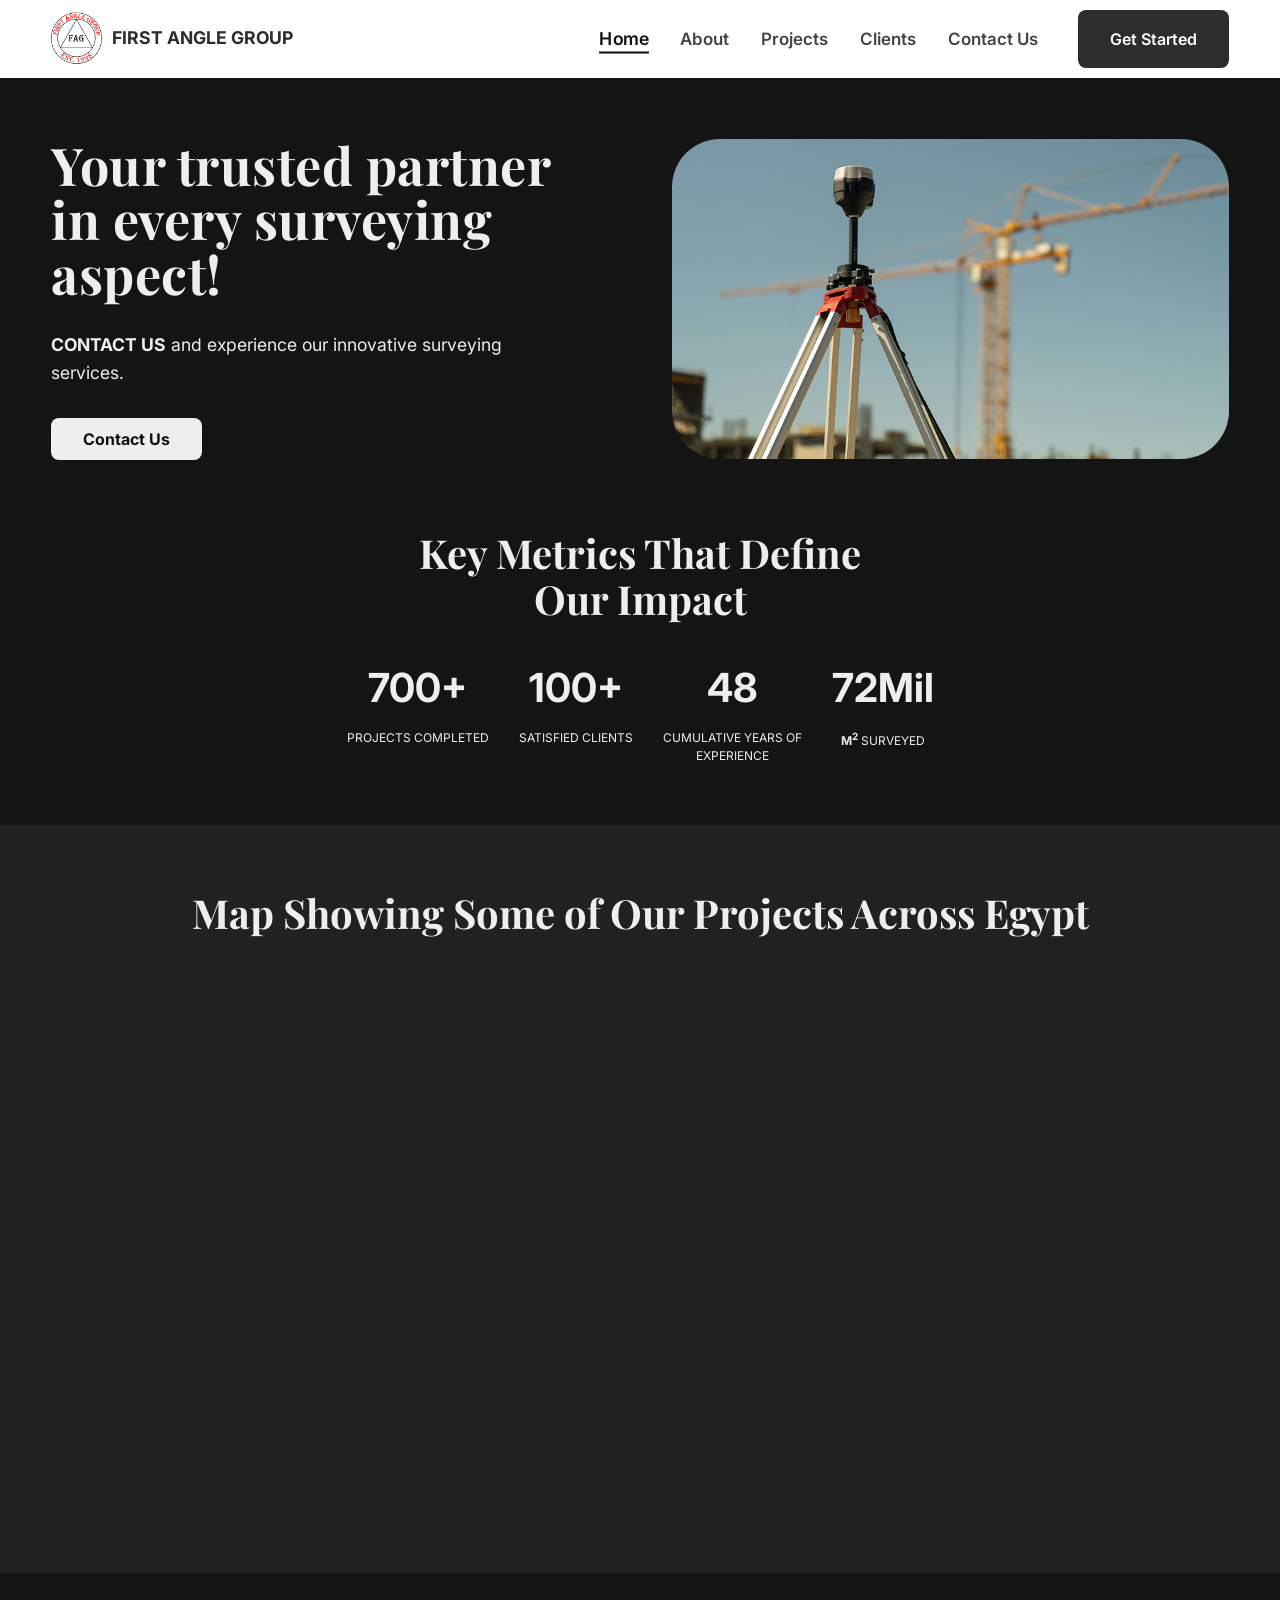
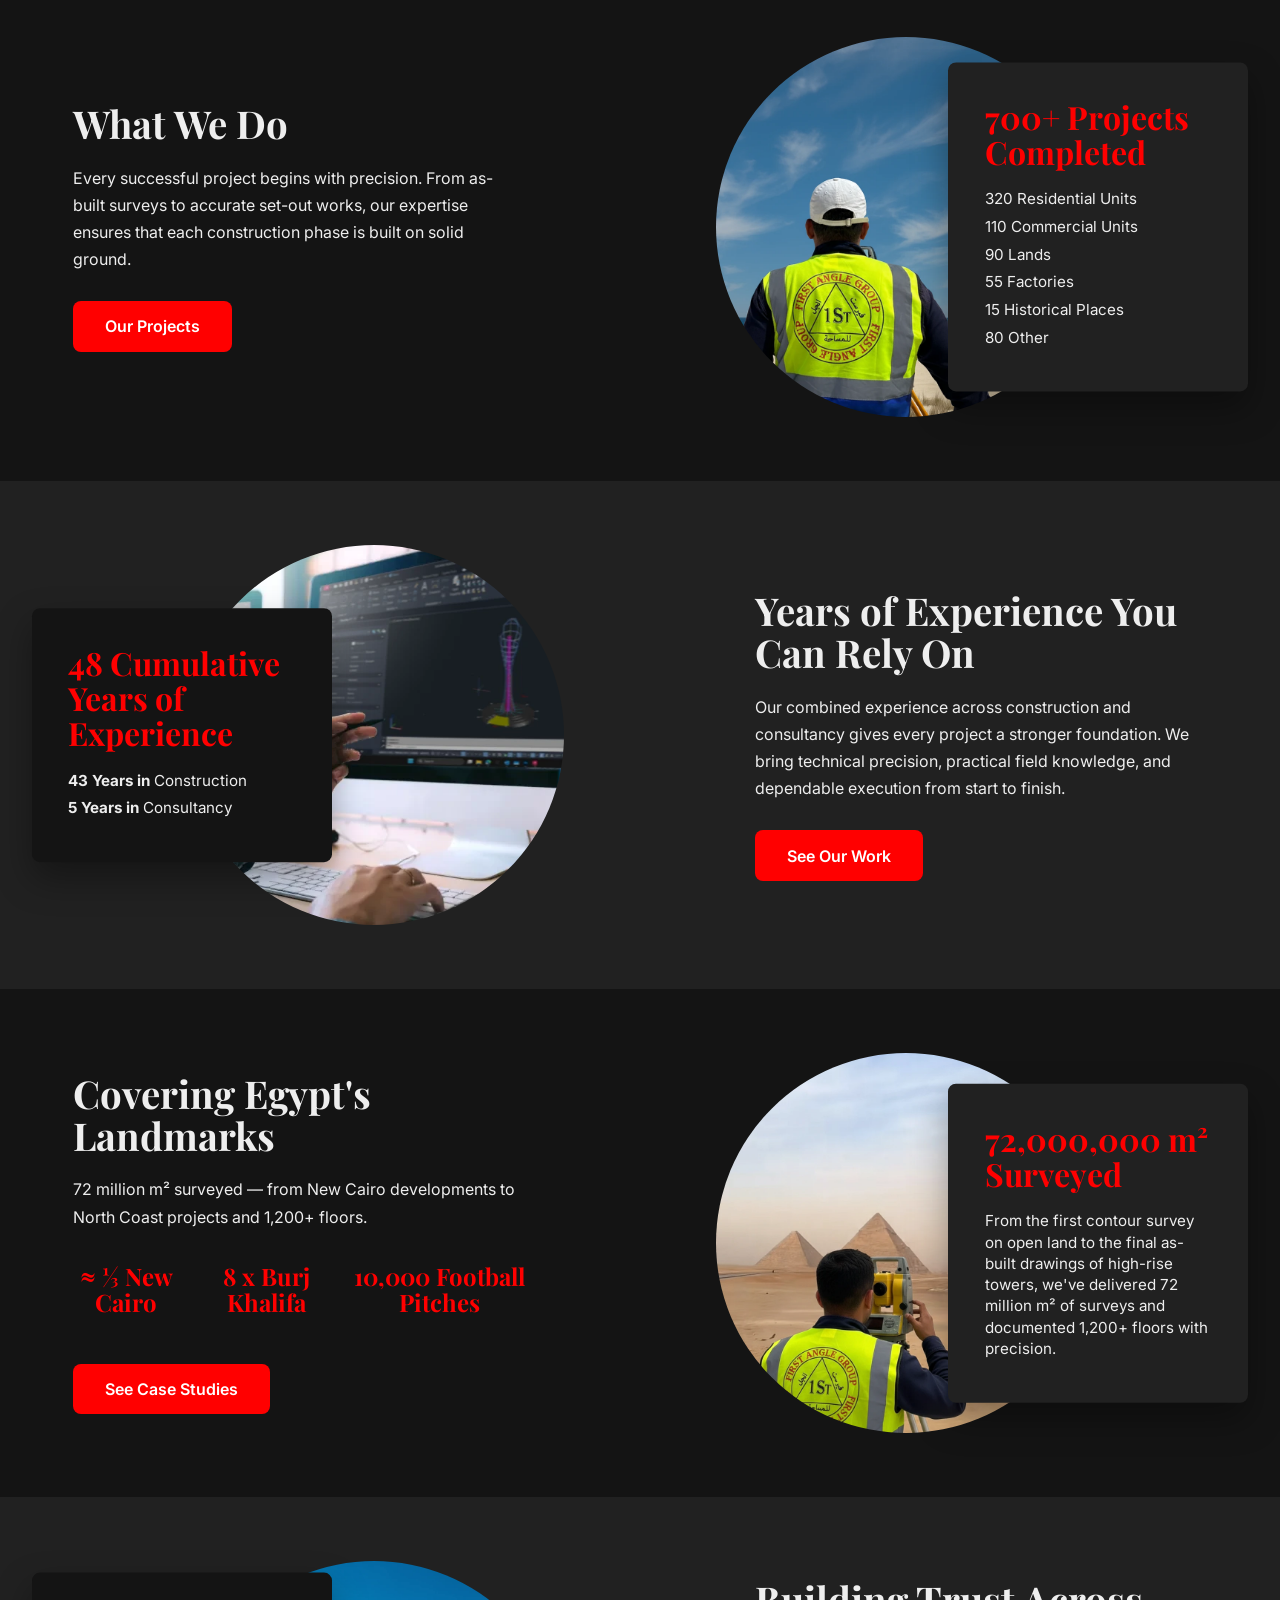
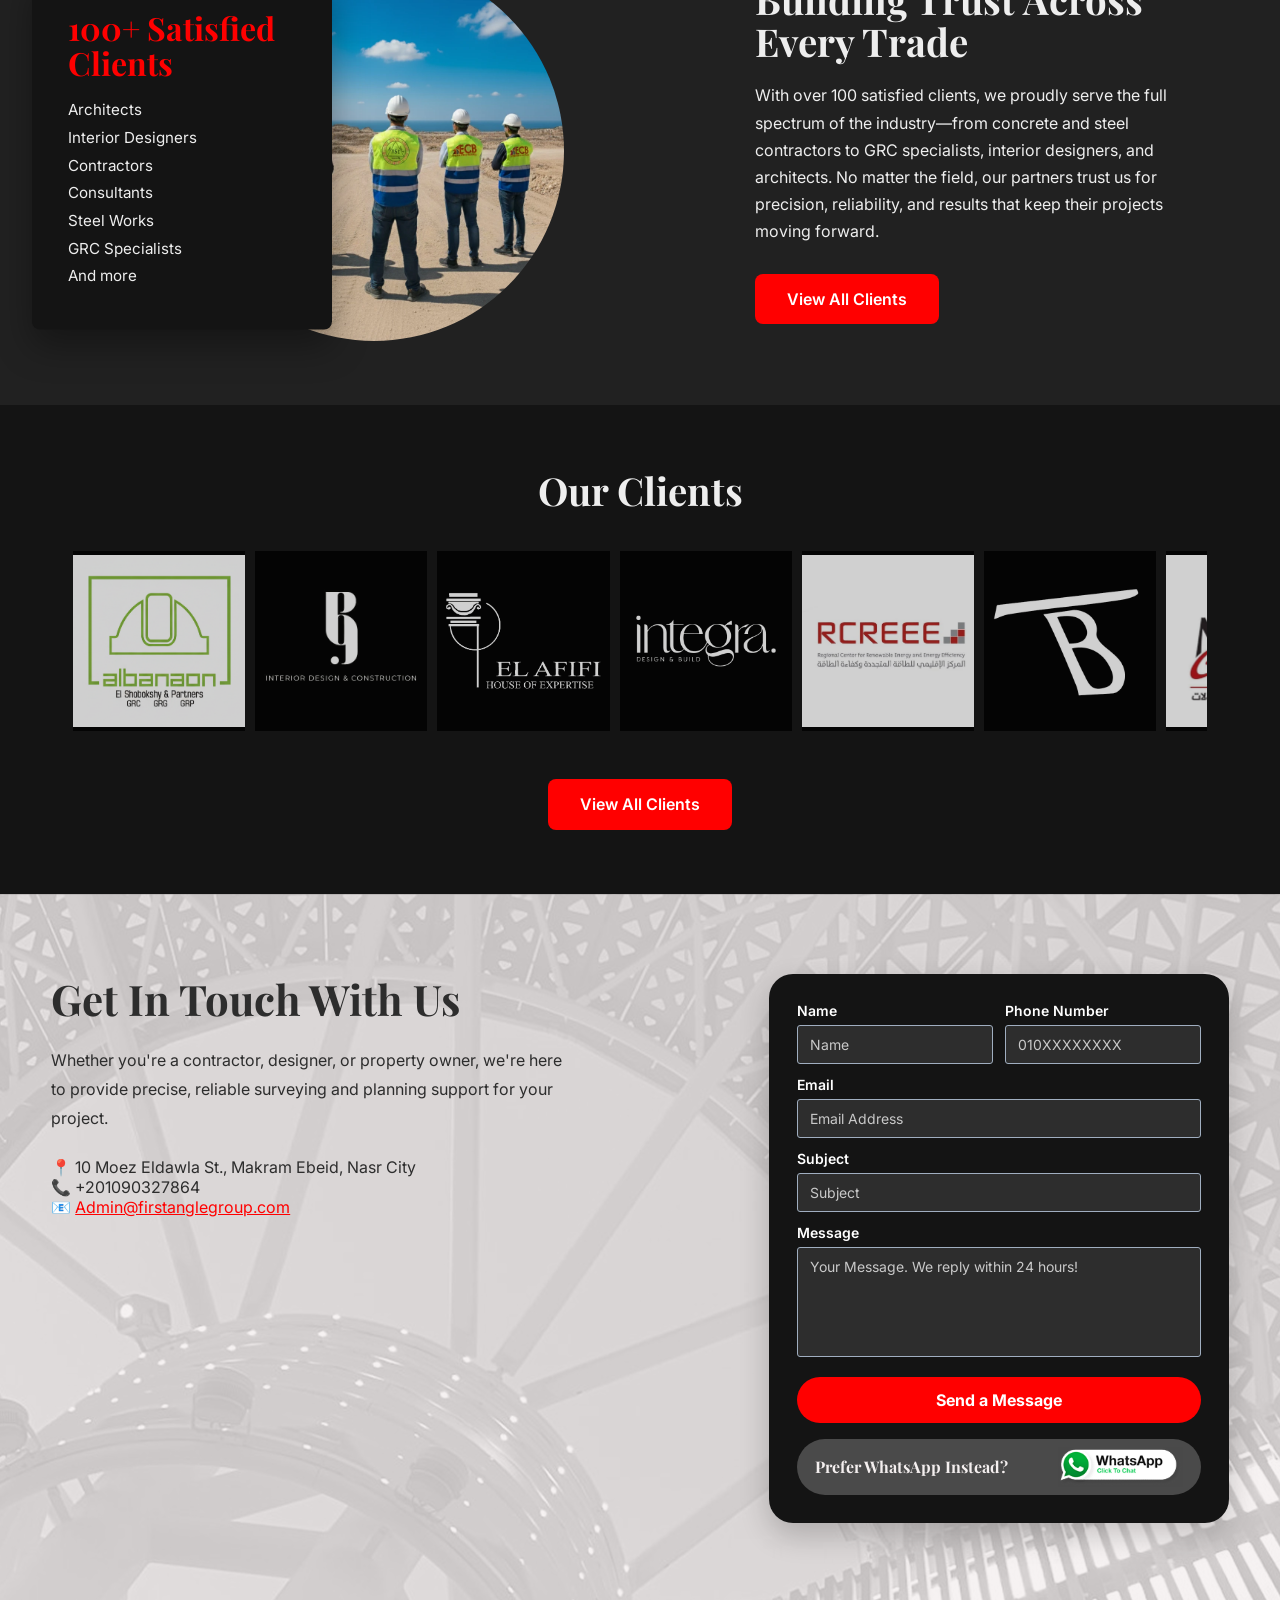
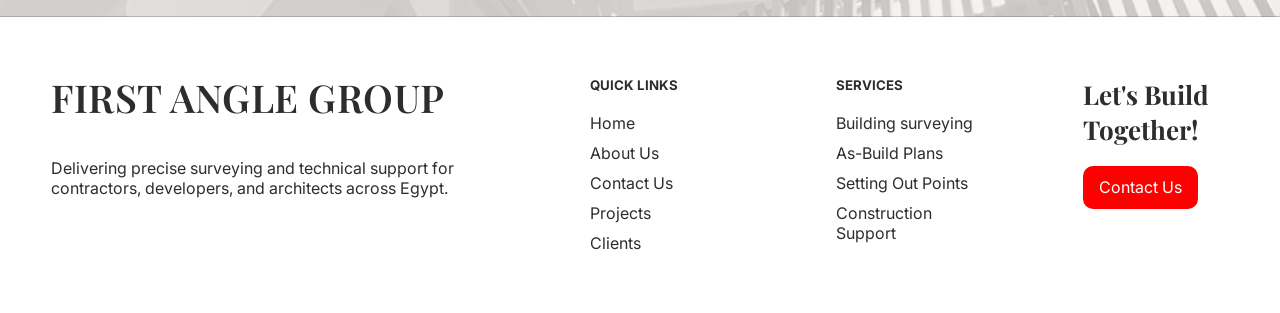
<file: index.html>
<!doctype html>
<html lang="en">
  <head>
    <meta charset="UTF-8" />
    <meta name="viewport" content="width=device-width, initial-scale=1.0" />

    <link rel="dns-prefetch" href="//fonts.googleapis.com" />
    <link rel="preconnect" href="https://fonts.googleapis.com" crossorigin />
    <link rel="preconnect" href="https://fonts.gstatic.com" crossorigin />

    <!-- CSS -->
    <link rel="stylesheet" href="css/base.css" />
    <link rel="stylesheet" href="css/components.css" />
    <link rel="stylesheet" href="css/pages.css" />

    <!-- Fonts -->
    <link
      href="https://fonts.googleapis.com/css2?family=Playfair+Display:wght@500;600;700;800;900&display=swap"
      rel="stylesheet"
    />
    <link
      href="https://fonts.googleapis.com/css2?family=Inter:wght@400;500;600;700;800;900&display=swap"
      rel="stylesheet"
    />

    <link rel="icon" type="image/png" href="/assets/images/favicon.png" />

    <title>First Angle</title>
  </head>
  <body>
    <!-- start header -->
    <header>
      <div class="container header__inner">
        <div class="header__cta">
          <div class="cta__text">
            <h1>Your trusted partner in every surveying aspect!</h1>
            <p>
              <strong>CONTACT US</strong> and experience our innovative
              surveying services.
            </p>
            <a href="./pages/contact.html" class="cta__btn">Contact Us</a>
          </div>

          <figure>
            <img
              class="header__img"
              src="./assets/images/home/header-img1.jpg"
              alt="Surveying equipment on site"
              loading="eager"
              width="600"
              height="420"
            />
          </figure>
        </div>

        <div class="metrics__section metrics--animated">
          <h2>Key Metrics That Define<br />Our Impact</h2>

          <div class="metrics">
            <div class="metric__item">
              <h3>700+</h3>
              <p>PROJECTS COMPLETED</p>
            </div>

            <div class="metric__item">
              <h3>100+</h3>
              <p>SATISFIED CLIENTS</p>
            </div>

            <div class="metric__item">
              <h3>48</h3>
              <p>CUMULATIVE YEARS OF<br />EXPERIENCE</p>
            </div>

            <div class="metric__item">
              <h3>72Mil</h3>
              <p>
                <strong>M<sup>2</sup></strong> SURVEYED
              </p>
            </div>
          </div>
        </div>
      </div>
    </header>
    <!-- end header -->

    <main>
      <!-- start map section -->
      <section id="map">
        <div class="container">
          <h2>Map Showing Some of Our Projects Across Egypt</h2>
          <div class="map-frame">
            <iframe
              class="map"
              src="https://www.google.com/maps/d/embed?mid=1Q2f8KUdR7cAHmh-1lMtAXwFpXjUF5wo&ehbc=2E312F"
              width="640"
              height="480"
            ></iframe>
          </div>
        </div>
      </section>
      <!-- end map section -->

      <!-- start text section 1 -->
      <section id="what-we-do" class="img-card-section img-card-section--right">
        <div class="container img-card__layout">
          <div class="img-card__content">
            <h2>What We Do</h2>
            <p>
              Every successful project begins with precision. From as-built
              surveys to accurate set-out works, our expertise ensures that each
              construction phase is built on solid ground.
            </p>
            <a
              href="./pages/category.html"
              class="cta__projects-btn btn--project"
            >
              Our Projects
            </a>
          </div>

          <div class="img-card__media">
            <img
              src="./assets/images/home/Engineer-1.webp"
              alt="Engineer working on site"
              loading="lazy"
              width="380"
              height="380"
            />

            <div class="img-card__overlay">
              <h3>700+ Projects Completed</h3>
              <ul>
                <li>320 Residential Units</li>
                <li>110 Commercial Units</li>
                <li>90 Lands</li>
                <li>55 Factories</li>
                <li>15 Historical Places</li>
                <li>80 Other</li>
              </ul>
            </div>
          </div>
        </div>
      </section>
      <!-- end text section 1 -->

      <!-- start text section 2 -->
      <section id="experience" class="img-card-section img-card-section--left">
        <div class="container img-card__layout">
          <div class="img-card__media">
            <img
              src="./assets/images/home/software-developer-holds-pen-pointing-to-computer-screen-analyzing-code-software-developer-holds-pen-151660973 (1).webp"
              alt="Team member reviewing technical project data"
              loading="lazy"
              width="380"
              height="380"
            />

            <div class="img-card__overlay">
              <h3>48 Cumulative Years of Experience</h3>
              <ul>
                <li><strong>43 Years in</strong> Construction</li>
                <li><strong>5 Years in</strong> Consultancy</li>
              </ul>
            </div>
          </div>

          <div class="img-card__content">
            <h2>Years of Experience You Can Rely On</h2>
            <p>
              Our combined experience across construction and consultancy gives
              every project a stronger foundation. We bring technical precision,
              practical field knowledge, and dependable execution from start to
              finish.
            </p>
            <a
              href="./pages/category.html"
              class="cta__projects-btn btn--project"
            >
              See Our Work
            </a>
          </div>
        </div>
      </section>
      <!-- end text section 2 -->

      <!-- start text section 3 -->
      <section id="coverage" class="img-card-section img-card-section--right">
        <div class="container img-card__layout">
          <div class="img-card__content">
            <h2>Covering Egypt's Landmarks</h2>
            <p>
              72 million m² surveyed — from New Cairo developments to North
              Coast projects and 1,200+ floors.
            </p>

            <div class="metrics__section">
              <div class="metrics">
                <div class="metric__item">
                  <h3>≈ ⅓ New Cairo</h3>
                </div>
                <div class="metric__item">
                  <h3>8 x Burj Khalifa</h3>
                </div>
                <div class="metric__item">
                  <h3>10,000 Football Pitches</h3>
                </div>
              </div>
            </div>

            <a
              href="./pages/category.html"
              class="cta__projects-btn btn--project"
            >
              See Case Studies
            </a>
          </div>

          <div class="img-card__media">
            <img
              src="./assets/images/home/Pyramids (1).webp"
              alt="The pyramids representing large-scale national coverage"
              loading="lazy"
              width="380"
              height="380"
            />

            <div class="img-card__overlay">
              <h3>72,000,000 m² Surveyed</h3>
              <ul>
                <li>
                  From the first contour survey on open land to the final
                  as-built drawings of high-rise towers, we've delivered 72
                  million m² of surveys and documented 1,200+ floors with
                  precision.
                </li>
              </ul>
            </div>
          </div>
        </div>
      </section>
      <!-- end text section 3 -->

      <!-- start text section 4 -->
      <section id="clients" class="img-card-section img-card-section--left">
        <div class="container img-card__layout">
          <div class="img-card__media">
            <img
              src="./assets/images/home/Group (1).webp"
              alt="Client and project team collaboration"
              loading="lazy"
              width="380"
              height="380"
            />

            <div class="img-card__overlay">
              <h3>100+ Satisfied Clients</h3>
              <ul>
                <li>Architects</li>
                <li>Interior Designers</li>
                <li>Contractors</li>
                <li>Consultants</li>
                <li>Steel Works</li>
                <li>GRC Specialists</li>
                <li>And more</li>
              </ul>
            </div>
          </div>

          <div class="img-card__content">
            <h2>Building Trust Across Every Trade</h2>
            <p>
              With over 100 satisfied clients, we proudly serve the full
              spectrum of the industry—from concrete and steel contractors to
              GRC specialists, interior designers, and architects. No matter the
              field, our partners trust us for precision, reliability, and
              results that keep their projects moving forward.
            </p>
            <a
              href="./pages/clients.html"
              class="cta__projects-btn btn--project"
            >
              View All Clients
            </a>
          </div>
        </div>
      </section>
      <!-- end text section 4 -->

      <!-- start clients section -->
      <section id="clients-carousel" class="clients-section">
        <div class="container">
          <h2>Our Clients</h2>

          <div class="clients-carousel" aria-label="Client logos">
            <div class="carousel-container">
              <div class="carousel-track">
                <!-- Client logos will be injected by JS -->
              </div>
            </div>
          </div>

          <div class="section-cta">
            <a href="./pages/clients.html" class="cta__btn">View All Clients</a>
          </div>
        </div>
      </section>
      <!-- end clients section -->

      <!-- start contact section -->
      <section id="contact">
        <div class="container contact-container">
          <div class="contact-text">
            <h2>Get In Touch With Us</h2>

            <p class="contact-text__lead">
              Whether you're a contractor, designer, or property owner, we're
              here to provide precise, reliable surveying and planning support
              for your project.
            </p>

            <p class="contact-item contact-item--location">
              📍 10 Moez Eldawla St., Makram Ebeid, Nasr City
            </p>
            <p class="contact-item contact-item--phone">📞 +201090327864</p>
            <p class="contact-item contact-item--email">
              📧
              <a href="mailto:Admin@firstanglegroup.com"
                >Admin@firstanglegroup.com</a
              >
            </p>

            <iframe
              src="https://www.google.com/maps/embed?pb=!1m18!1m12!1m3!1d3453.1988326486626!2d31.341867781813967!3d30.059834610238134!2m3!1f0!2f0!3f0!3m2!1i1024!2i768!4f13.1!3m3!1m2!1s0x14583e71148d0e1f%3A0xc887c3e7ae81c884!2s10%20Moez%20Al%20Dawla%2C%20Al%20Mintaqah%20as%20S%C4%81disah%2C%20Nasr%20City%2C%20Cairo%20Governorate%204450415!5e0!3m2!1sen!2seg!4v1774578574863!5m2!1sen!2seg"
              width="600"
              height="400"
              style="border: 0"
              allowfullscreen=""
              loading="lazy"
              referrerpolicy="no-referrer-when-downgrade"
            ></iframe>
          </div>

          <form
            action="https://formsubmit.co/admin@firstanglegroup.com"
            method="POST"
            target="_blank"
            class="contact-form"
          >
            <div class="form-row two-cols">
              <div class="form-group">
                <label for="contact-name">Name</label>
                <input
                  name="name"
                  type="text"
                  id="contact-name"
                  placeholder="Name"
                />
              </div>

              <div class="form-group">
                <label for="contact-phone">Phone Number</label>
                <input
                  name="phone"
                  type="tel"
                  id="contact-phone"
                  placeholder="010XXXXXXXX"
                />
              </div>
            </div>

            <div class="form-group">
              <label for="contact-email">Email</label>
              <input
                name="email"
                type="email"
                id="contact-email"
                placeholder="Email Address"
              />
            </div>

            <div class="form-group">
              <label for="contact-subject">Subject</label>
              <input
                name="subject"
                type="text"
                id="contact-subject"
                placeholder="Subject"
              />
            </div>

            <div class="form-group">
              <label for="contact-message">Message</label>
              <textarea
                name="message"
                id="contact-message"
                placeholder="Your Message. We reply within 24 hours!"
                required
              ></textarea>
              <input
                type="hidden"
                name="_subject"
                value="New Contact Form Submission"
              />
              <input type="hidden" name="_captcha" value="false" />
              <input type="hidden" name="_template" value="table" />
            </div>

            <button type="submit">Send a Message</button>

            <a
              href="https://wa.me/201090327864"
              class="whatsapp-box"
              aria-label="Contact us on WhatsApp"
            >
              <span>Prefer WhatsApp Instead?</span>
              <img
                src="./assets/images/home/Whatsapp Contact Button.png"
                alt="WhatsApp"
              />
            </a>
          </form>
        </div>
      </section>
      <!-- end contact section -->
    </main>

    <script src="./js/include.js"></script>
    <script src="./js/metrics.js"></script>
    <script src="./js/carousel.js"></script>

    <script>
      window.addEventListener("load", () => {
        const perfData = performance.getEntriesByType("navigation")[0];
        const loadTime = perfData.loadEventEnd - perfData.fetchStart;

        if (loadTime > 3000) {
          console.debug(`Page load time: ${loadTime}ms`);
        }
      });
    </script>
  </body>
</html>
</file>
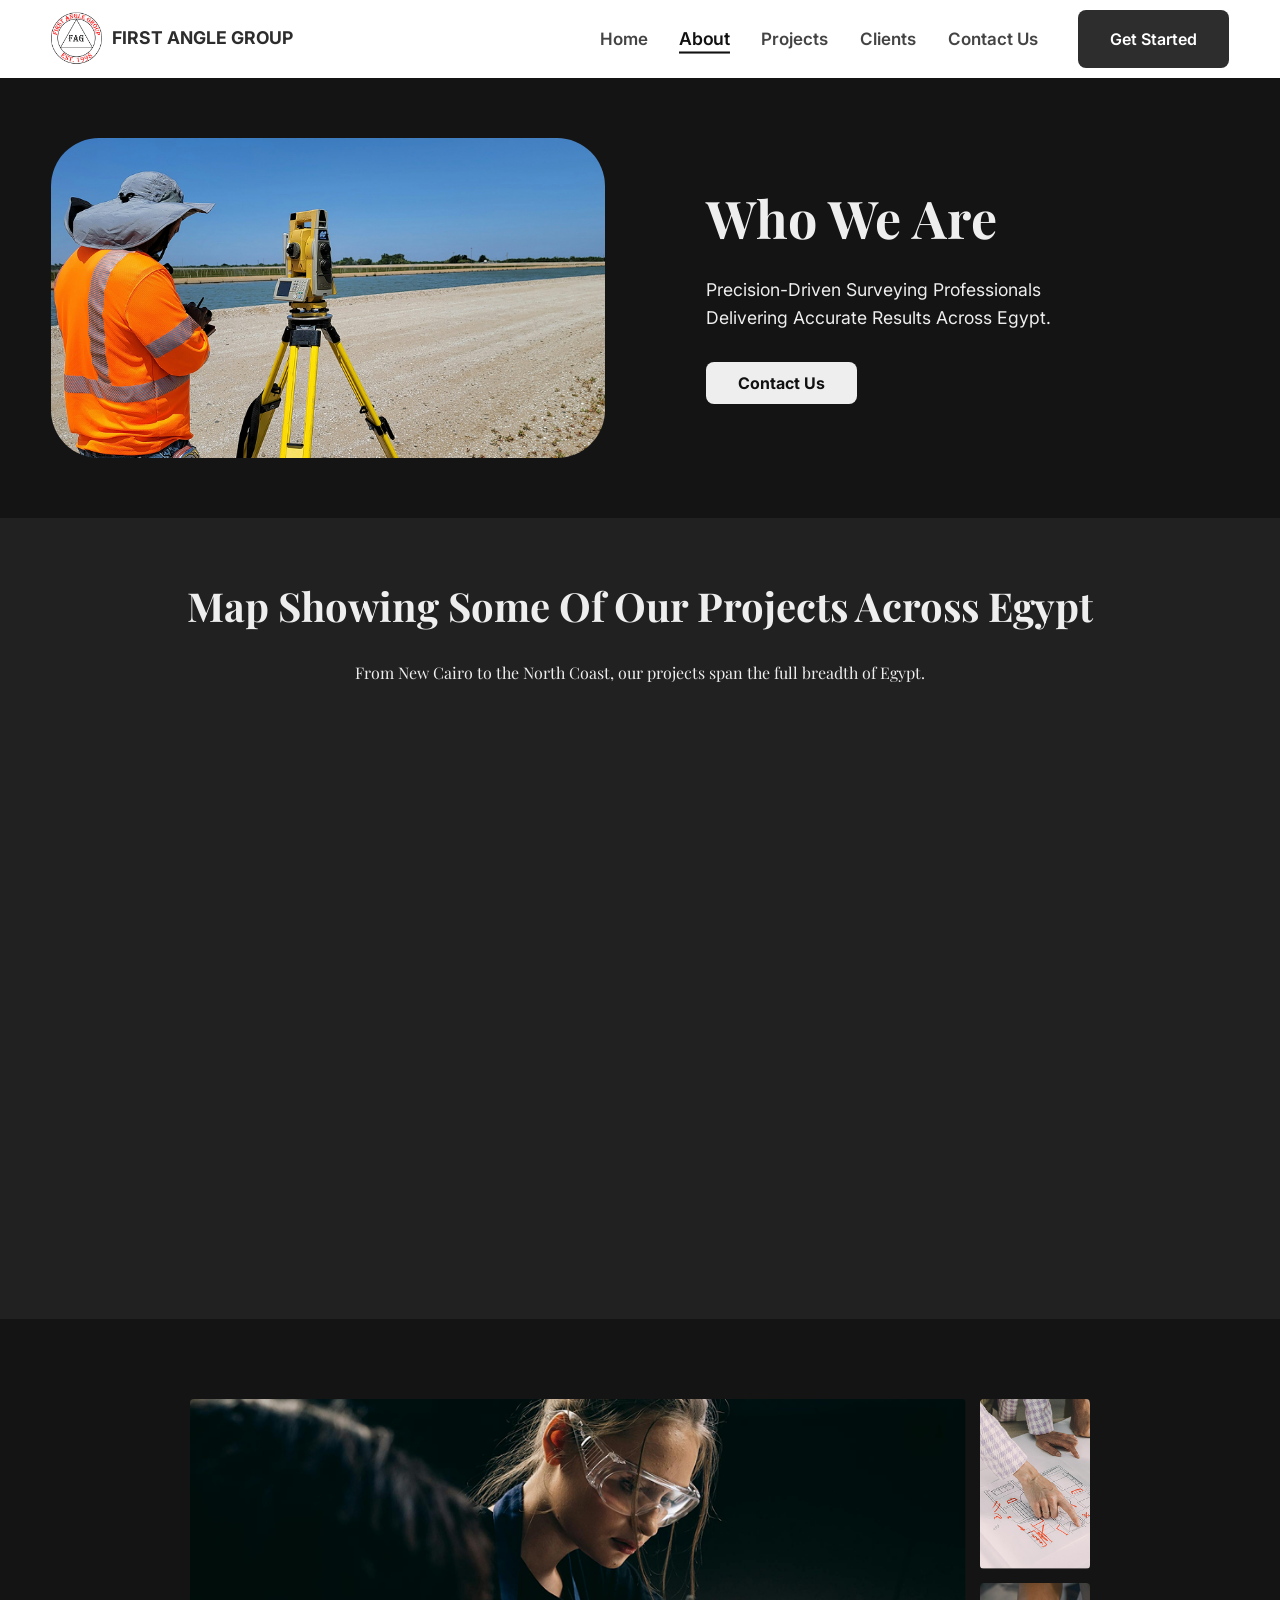
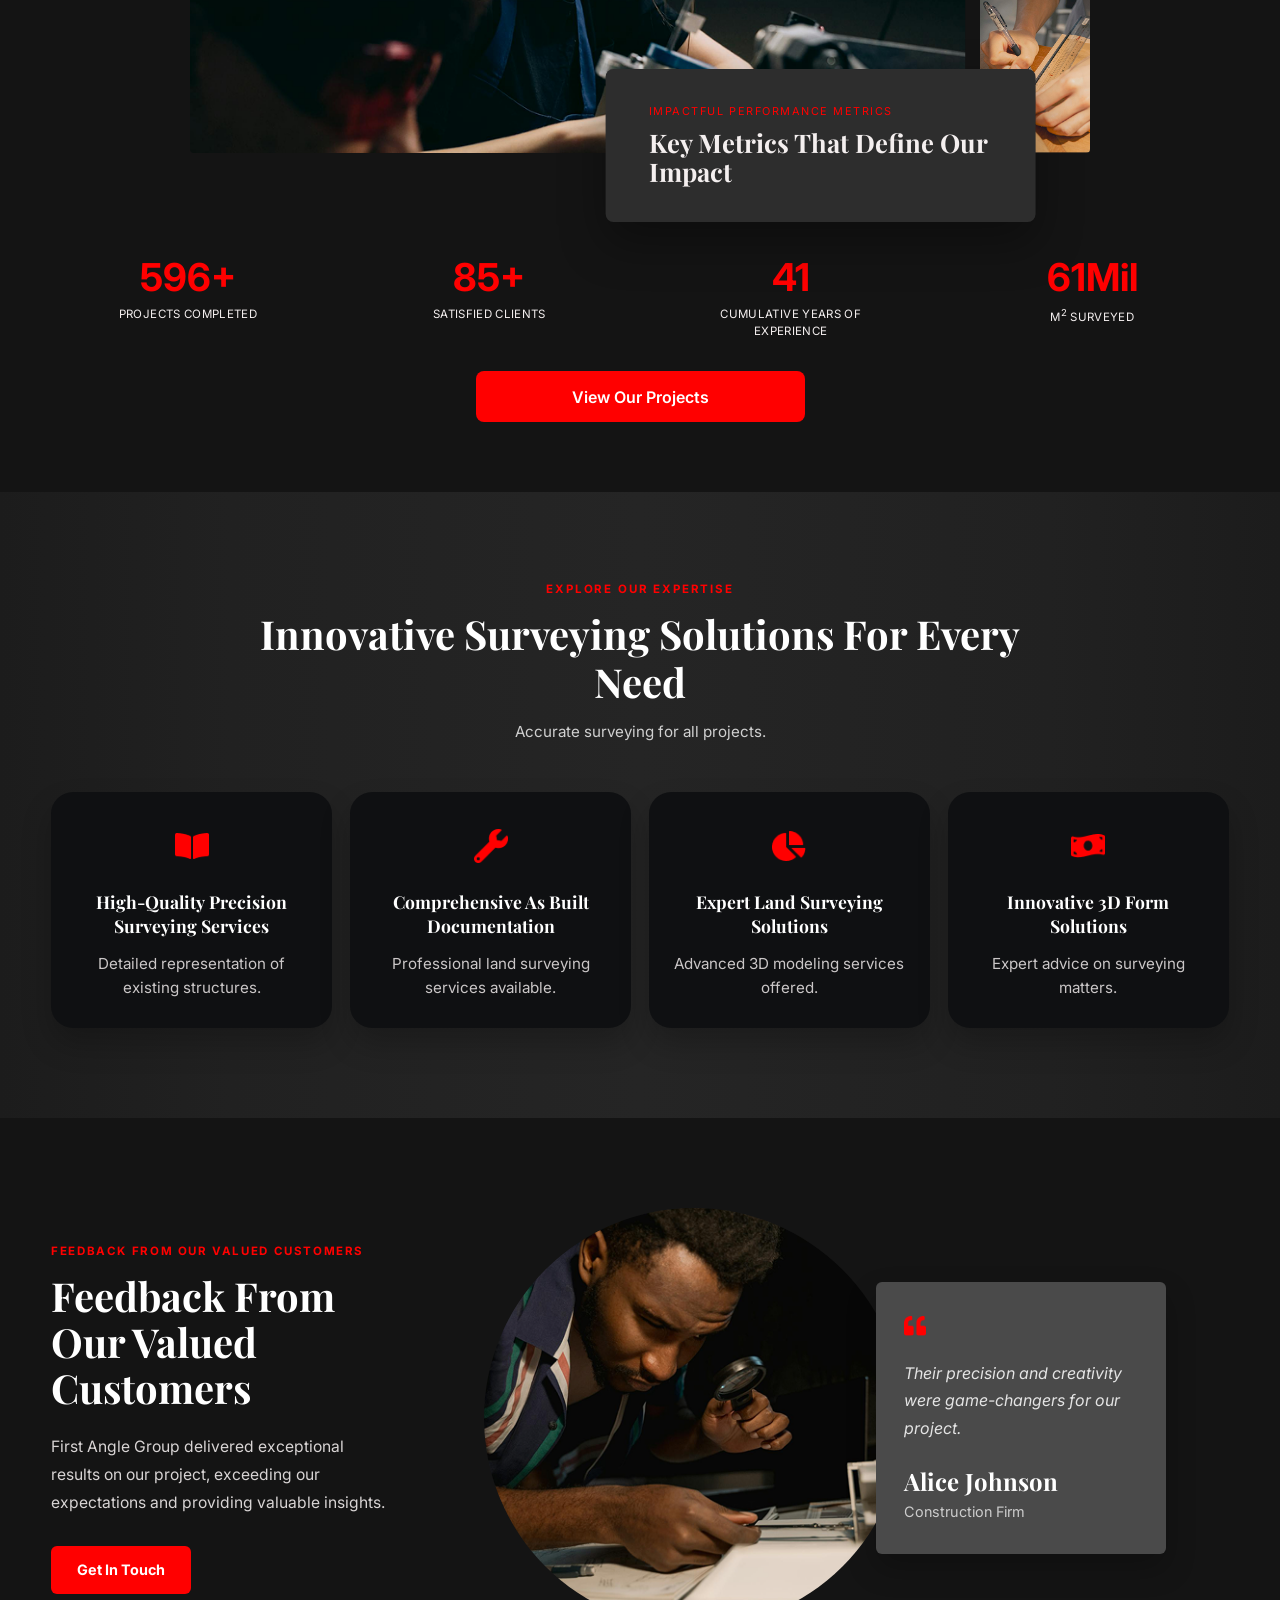
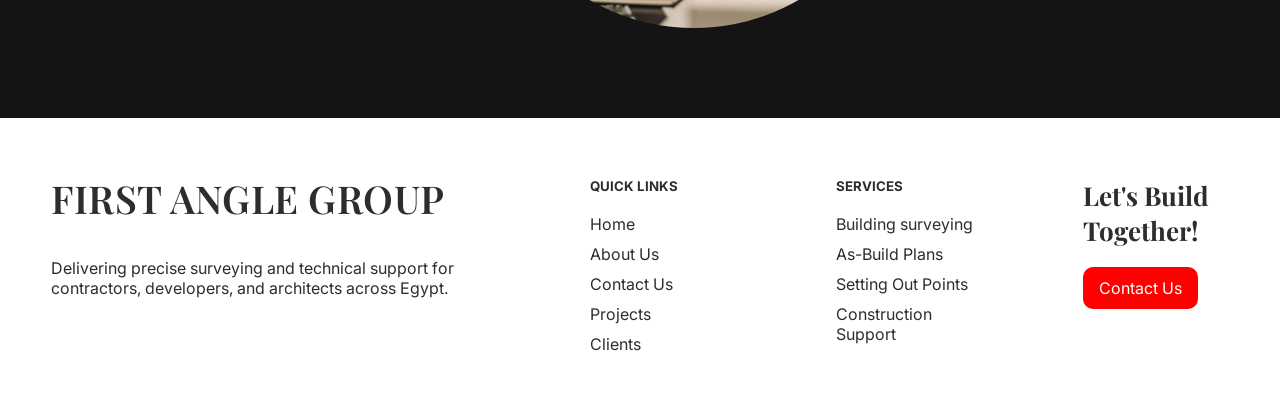
<file: pages/about.html>
<!doctype html>
<html lang="en">
  <head>
    <meta charset="UTF-8" />
    <meta name="viewport" content="width=device-width, initial-scale=1.0" />

    <link rel="dns-prefetch" href="//fonts.googleapis.com" />
    <link rel="preconnect" href="https://fonts.googleapis.com" crossorigin />
    <link rel="preconnect" href="https://fonts.gstatic.com" crossorigin />

    <!-- CSS -->
    <link rel="stylesheet" href="../css/base.css" />
    <link rel="stylesheet" href="../css/components.css" />
    <link rel="stylesheet" href="../css/pages.css" />

    <!-- Fonts -->
    <link
      href="https://fonts.googleapis.com/css2?family=Playfair+Display:wght@500;600;700;800;900&display=swap"
      rel="stylesheet"
    />
    <link
      href="https://fonts.googleapis.com/css2?family=Inter:wght@400;500;600;700;800;900&display=swap"
      rel="stylesheet"
    />

    <link rel="icon" type="image/png" href="../assets/images/favicon.png" />

    <title>About Us - First Angle</title>
  </head>
  <body>
    <!-- start header -->
    <header>
      <div class="container header__inner">
        <div class="header__cta about-header">
          <div class="cta__text">
            <h1>Who We Are</h1>
            <p>
              Precision-Driven Surveying Professionals <br />
              Delivering Accurate Results Across Egypt.
            </p>
            <a href="./contact.html" class="cta__btn">Contact Us</a>
          </div>
          <figure>
            <img
              class="header__img"
              src="../assets/images/about/engineer-surveying.png"
              alt="Engineer using a total station"
              loading="eager"
              width="600"
              height="420"
            />
          </figure>
        </div>
      </div>
    </header>
    <!-- end header -->
    <main>
    <!-- start map section -->
    <section id="map">
      <div class="container">
        <h2>Map Showing Some Of Our Projects Across Egypt</h2>
        <p>
          From New Cairo to the North Coast, our projects span the full breadth
          of Egypt.
        </p>
        <div class="map-frame">
            <iframe
              class="map"
              src="https://www.google.com/maps/d/embed?mid=1Q2f8KUdR7cAHmh-1lMtAXwFpXjUF5wo&ehbc=2E312F"
              width="640"
              height="480"
            ></iframe>
          </div>
      </div>
    </section>
    <!-- end map section -->

    <!-- start metrics section -->
    <section id="metrics">
      <div class="container">
        <div class="about-images">
          <img src="../assets/images/about/about-main.png" alt="Surveying team on site" />
          <img
            src="../assets/images/about/about-side1.png"
            alt="Field surveying detail"
          />
          <img
            src="../assets/images/about/about-side2.png"
            alt="Surveying project documentation"
          />
        </div>
        <div class="metrics-text-card">
          <p>IMPACTFUL PERFORMANCE METRICS</p>
          <h2>Key Metrics That Define Our Impact</h2>
        </div>
        <div class="metrics__section metrics--animated about-metrics">
          <div class="metrics">
            <div class="metric__item">
              <h3>700+</h3>
              <p>PROJECTS COMPLETED</p>
            </div>
            <div class="metric__item">
              <h3>100+</h3>
              <p>SATISFIED CLIENTS</p>
            </div>
            <div class="metric__item">
              <h3>48</h3>
              <p>CUMULATIVE YEARS OF<br />EXPERIENCE</p>
            </div>
            <div class="metric__item">
              <h3>72Mil</h3>
              <p>
                <strong>M<sup>2</sup></strong> SURVEYED
              </p>
            </div>
          </div>
          <a href="./category.html" class="btn--project about-btn"
            >View Our Projects</a
          >
        </div>
      </div>
    </section>
    <!-- end metrics section -->

    <!-- start services section -->
    <section id="services" class="services-section">
      <div class="container">
        <div class="services-section__header">
          <p class="services-section__eyebrow">EXPLORE OUR EXPERTISE</p>
          <h2>Innovative Surveying Solutions For Every Need</h2>
          <p class="services-section__subtitle">
            Accurate surveying for all projects.
          </p>
        </div>

        <div class="services-grid">
          <article class="service-card">
            <div class="service-card__icon">
              <img src="../assets/images/about/service-1.png" alt="Book icon" />
            </div>
            <h3>High-Quality Precision Surveying Services</h3>
            <p>Detailed representation of existing structures.</p>
          </article>

          <article class="service-card">
            <div class="service-card__icon">
              <img
                src="../assets/images/about/service-2.png"
                alt="Wrench icon"
              />
            </div>
            <h3>Comprehensive As Built Documentation</h3>
            <p>Professional land surveying services available.</p>
          </article>

          <article class="service-card">
            <div class="service-card__icon">
              <img
                src="../assets/images/about/service-3.png"
                alt="Pie chart icon"
              />
            </div>
            <h3>Expert Land Surveying Solutions</h3>
            <p>Advanced 3D modeling services offered.</p>
          </article>

          <article class="service-card">
            <div class="service-card__icon">
              <img
                src="../assets/images/about/service-4.png"
                alt="Money icon"
              />
            </div>
            <h3>Innovative 3D Form Solutions</h3>
            <p>Expert advice on surveying matters.</p>
          </article>
        </div>
      </div>
    </section>
    <!-- end services section -->
    
    <!-- start feedback section -->
    <section id="feedback" class="feedback-section">
      <div class="container feedback-section__wrapper">

          <div class="feedback-section__content">
            <p class="feedback-section__eyebrow">
              FEEDBACK FROM OUR VALUED CUSTOMERS
            </p>

            <h2>Feedback From Our Valued Customers</h2>

            <p class="feedback-section__description">
              First Angle Group delivered exceptional results on our project,
              exceeding our expectations and providing valuable insights.
            </p>

            <a href="./contact.html" class="feedback-section__btn">Get In Touch</a>
          </div>

          <div class="feedback-section__media">
            <div class="feedback-section__image-wrap">
              <img
                src="../assets/images/about/testimonial.png"
                alt="Client reviewing project details"
              />
            </div>

            <div class="testimonial-card">
              <img
                class="testimonial-card__quote-icon"
                src="../assets/images/about/quotes.png"
                alt="Quote mark"
              />

              <p class="testimonial-card__text">
                Their precision and creativity were game-changers for our
                project.
              </p>

              <h3>Alice Johnson</h3>
              <span>Construction Firm</span>
            </div>
          </div>

          <a
            href="./contact.html"
            class="feedback-section__btn feedback-section__btn--mobile"
          >
            Get In Touch
          </a>
        
      </div>
    </section>
    <!-- end feedback section -->

    <script src="../js/include.js"></script>
    <script src="../js/metrics.js"></script>
  </body>
</html>
</file>
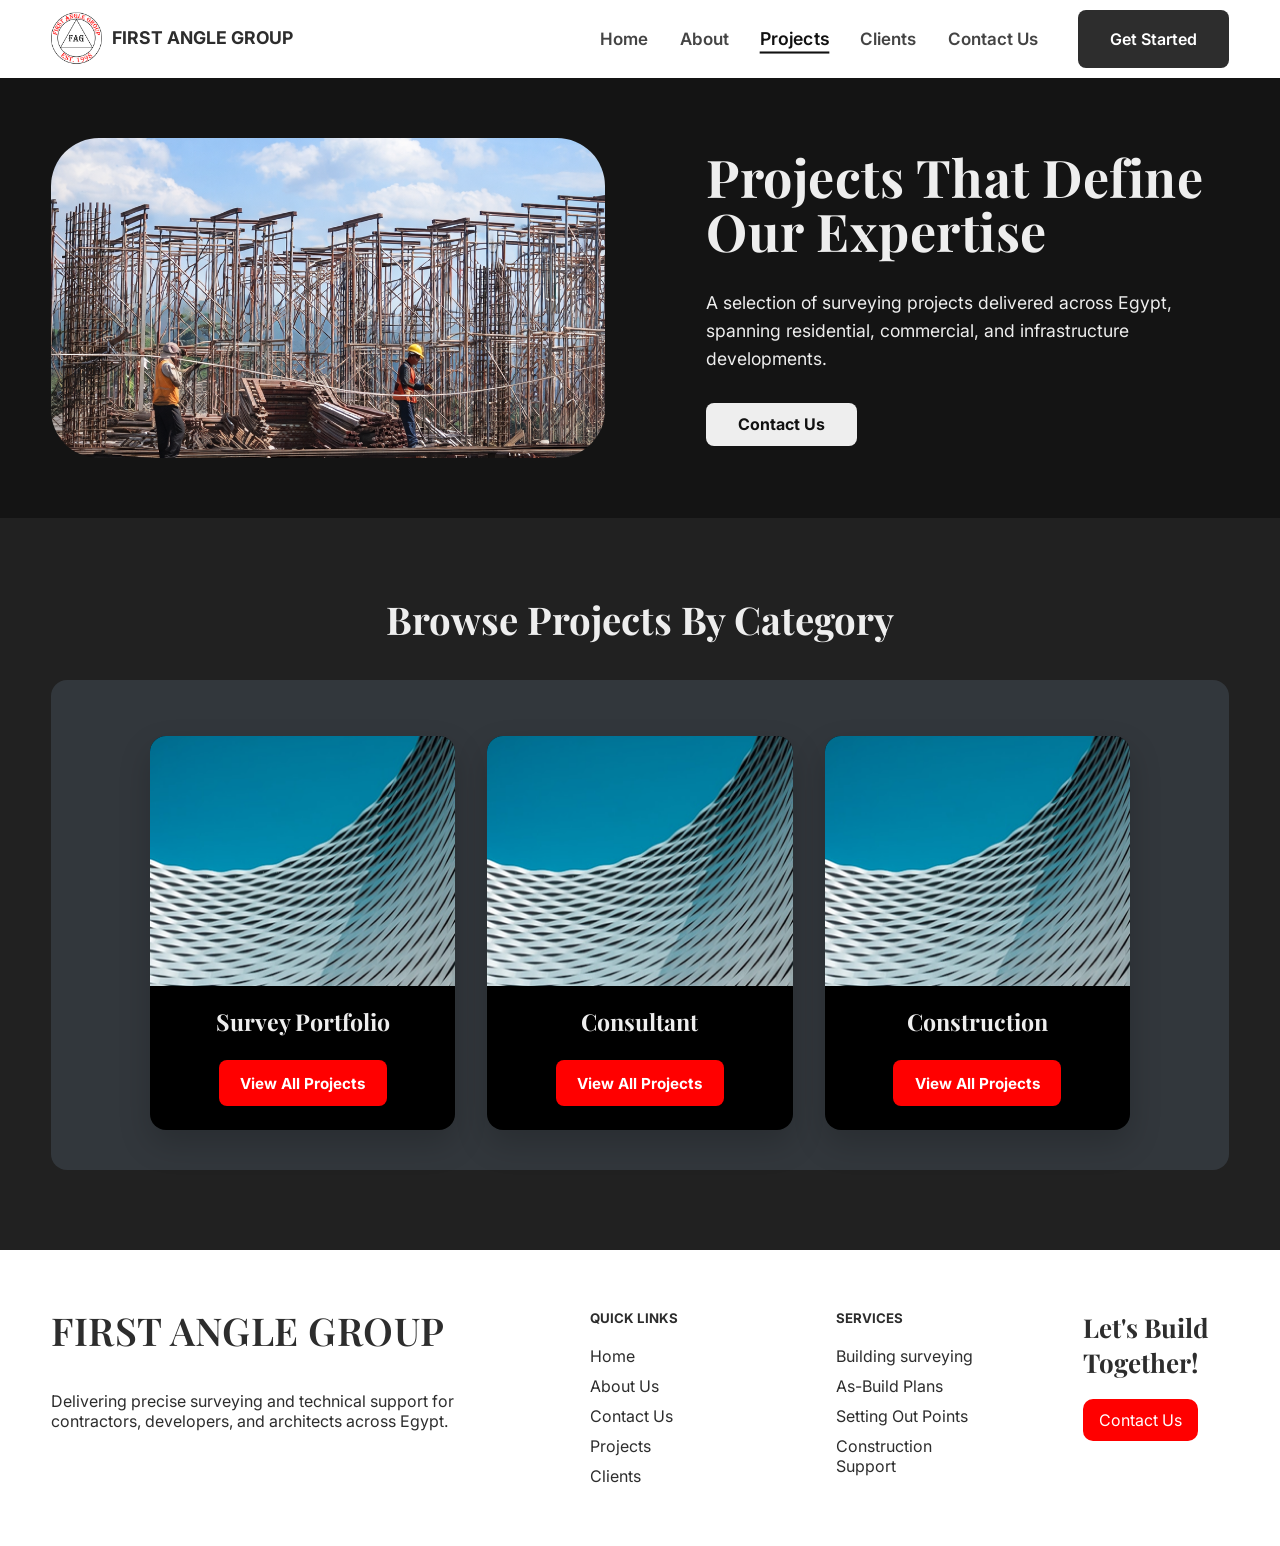
<file: pages/category.html>
<!doctype html>
<html lang="en">
  <head>
    <meta charset="UTF-8" />
    <meta name="viewport" content="width=device-width, initial-scale=1.0" />

    <link rel="dns-prefetch" href="//fonts.googleapis.com" />
    <link rel="preconnect" href="https://fonts.googleapis.com" crossorigin />
    <link rel="preconnect" href="https://fonts.gstatic.com" crossorigin />

    <!-- CSS -->
    <link rel="stylesheet" href="../css/base.css" />
    <link rel="stylesheet" href="../css/components.css" />
    <link rel="stylesheet" href="../css/pages.css" />

    <!-- Fonts -->
    <link
      href="https://fonts.googleapis.com/css2?family=Playfair+Display:wght@500;600;700;800;900&display=swap"
      rel="stylesheet"
    />
    <link
      href="https://fonts.googleapis.com/css2?family=Inter:wght@400;500;600;700;800;900&display=swap"
      rel="stylesheet"
    />

    <link rel="icon" type="image/png" href="../assets/images/favicon.png" />

    <title>Projects - First Angle</title>
  </head>
  <body>
    <!-- start header -->
    <header>
      <div class="container header__inner">
        <div class="header__cta about-header">
          <div class="cta__text">
            <h1>Projects That Define Our Expertise</h1>
            <p>
              A selection of surveying projects delivered across Egypt, spanning
              residential, commercial, and infrastructure developments.
            </p>
            <a href="./contact.html" class="cta__btn">Contact Us</a>
          </div>
          <figure>
            <img
              class="header__img"
              src="../assets/images/project-category/header-image.png"
              alt="construction"
              loading="eager"
              width="600"
              height="420"
            />
          </figure>
        </div>
      </div>
    </header>
    <!-- end header -->
    <main>
      <!-- start project category section -->
      <section id="project-categories">
        <div class="container">
          <h2>Browse Projects By Category</h2>
          <div class="project-categories__inner">
            <div class="project-categories__grid">
              <article class="project-card project-category-card">
                <figure class="project-card__media">
                  <img
                    class="project-card__image"
                    src="../assets/images/project-category/default-project.png"
                    alt="Survey Portfolio projects"
                  />
                </figure>
                <div
                  class="project-card__content project-category-card__content"
                >
                  <h3 class="project-card__title">Survey Portfolio</h3>
                  <a
                    href="./projects.html?type=survey-portfolio"
                    class="project-card__btn"
                  >
                    View All Projects
                  </a>
                </div>
              </article>

              <article class="project-card project-category-card">
                <figure class="project-card__media">
                  <img
                    class="project-card__image"
                    src="../assets/images/project-category/default-project.png"
                    alt="Consultant projects"
                  />
                </figure>
                <div
                  class="project-card__content project-category-card__content"
                >
                  <h3 class="project-card__title">Consultant</h3>
                  <a
                    href="./projects.html?type=consultant"
                    class="project-card__btn"
                  >
                    View All Projects
                  </a>
                </div>
              </article>

              <article class="project-card project-category-card">
                <figure class="project-card__media">
                  <img
                    class="project-card__image"
                    src="../assets/images/project-category/default-project.png"
                    alt="Construction projects"
                  />
                </figure>
                <div
                  class="project-card__content project-category-card__content"
                >
                  <h3 class="project-card__title">Construction</h3>
                  <a
                    href="./projects.html?type=construction"
                    class="project-card__btn"
                  >
                    View All Projects
                  </a>
                </div>
              </article>
            </div>
          </div>
        </div>
      </section>
      <!-- end project category section -->
    </main>
    <script src="../js/include.js"></script>
  </body>
</html>
</file>
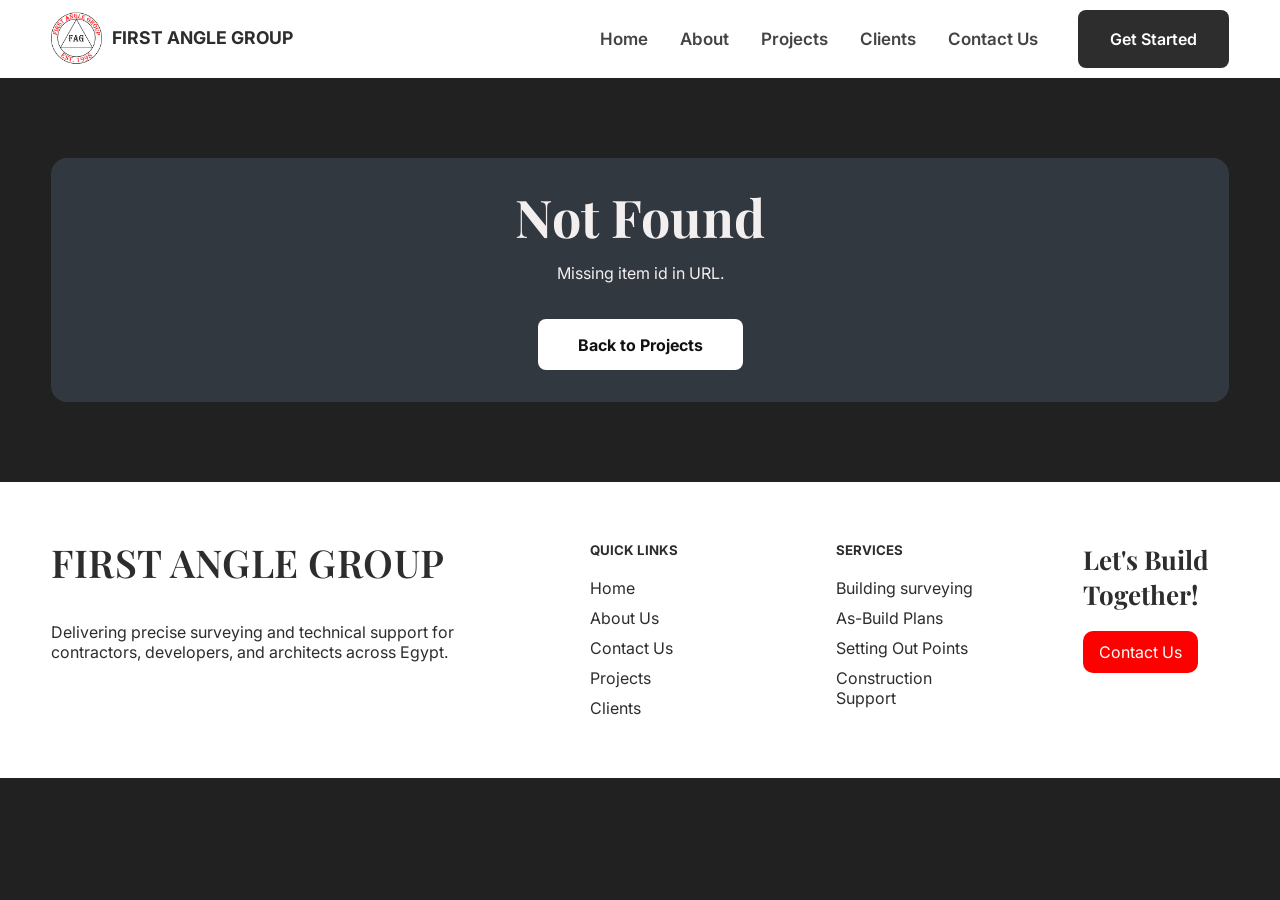
<file: pages/client.html>
<!doctype html>
<html lang="en">
  <head>
    <meta charset="UTF-8" />
    <meta name="viewport" content="width=device-width, initial-scale=1.0" />

    <link rel="dns-prefetch" href="//fonts.googleapis.com" />
    <link rel="preconnect" href="https://fonts.googleapis.com" crossorigin />
    <link rel="preconnect" href="https://fonts.gstatic.com" crossorigin />

    <!-- CSS -->
    <link rel="stylesheet" href="../css/base.css" />
    <link rel="stylesheet" href="../css/components.css" />
    <link rel="stylesheet" href="../css/pages.css" />

    <!-- Fonts -->
    <link
      href="https://fonts.googleapis.com/css2?family=Playfair+Display:wght@500;600;700;800;900&display=swap"
      rel="stylesheet"
    />
    <link
      href="https://fonts.googleapis.com/css2?family=Inter:wght@400;500;600;700;800;900&display=swap"
      rel="stylesheet"
    />

    <link rel="icon" type="image/png" href="../assets/images/favicon.png" />

    <title>Client - First Angle</title>
  </head>
  <body>
    <main id="detail-page-content">
      <section class="detail-hero client-hero">
        <img
          id="client-hero-image"
          class="detail-hero__image client-hero__image"
          src=""
          alt=""
        />
      </section>

      <section class="client-detail-page">
        <div class="container client-detail-layout">
          <div class="client-detail-main">
            <h1 id="client-title">Client Name</h1>
            <div id="client-meta" class="detail-meta"></div>

            <section class="detail-section">
              <h2>About The Client</h2>
              <div class="detail-copy-box">
                <p id="client-description"></p>
              </div>
            </section>

            <section class="detail-section">
              <h2>Featured Projects With The Client</h2>
              <div class="related-projects-box">
                <div id="featured-projects-grid" class="projects-grid"></div>
                <a href="./projects.html" class="detail-section__cta"
                  >View All Projects</a
                >
              </div>
            </section>
          </div>

          <aside class="detail-sidebar">
            <form
              action="https://formsubmit.co/Admin@firstanglegroup.com"
              method="POST"
              class="detail-contact-form"
            >
              <div class="form-group">
                <label for="detail-name">Name <span>*</span></label>
                <input
                  name="name"
                  id="detail-name"
                  type="text"
                  placeholder="Name"
                />
              </div>

              <div class="form-group">
                <label for="detail-phone">Phone Number <span>*</span></label>
                <input
                  name="phone"
                  id="detail-phone"
                  type="tel"
                  placeholder="010XXXXXXXX"
                />
              </div>

              <div class="form-group">
                <label for="detail-email">Email <span>*</span></label>
                <input
                  name="email"
                  id="detail-email"
                  type="email"
                  placeholder="Email Address"
                />
              </div>

              <div class="form-group">
                <label for="detail-subject">Subject <span>*</span></label>
                <input
                  name="subject"
                  id="detail-subject"
                  type="text"
                  placeholder="Subject"
                />
              </div>

              <div class="form-group">
                <label for="detail-message">Message <span>*</span></label>
                <textarea
                  name="message"
                  id="detail-message"
                  placeholder="Your Message. We reply within 24 hours!"
                ></textarea>
              </div>

              <input
                type="hidden"
                name="_subject"
                value="New Contact Form Submission"
              />
              <input type="hidden" name="_captcha" value="false" />
              <input type="hidden" name="_template" value="table" />

              <button type="submit" class="detail-contact-form__submit">
                Send A Message
              </button>

              <a href="#" class="detail-whatsapp-box">
                <span>Prefer Whatsapp Instead?</span>
                <img
                  src="../assets/images/projects/Whatsapp Contact Button.png"
                  alt="WhatsApp"
                  width="72"
                  height="24"
                />
              </a>
            </form>

            <div class="detail-help-box">
              <h3>Need more help?</h3>
              <p>
                Don't hesitate to contact us for more information about company
                or service
              </p>

              <div class="detail-help-box__item">
                <div class="detail-help-box__icon">📞</div>
                <div>
                  <h4>Customer Services</h4>
                  <p>+201090327864</p>
                </div>
              </div>

              <div class="detail-help-box__item">
                <div class="detail-help-box__icon">📍</div>
                <div>
                  <h4>Free Consultation</h4>
                  <p>Admin@firstanglegroup.com</p>
                </div>
              </div>
            </div>
          </aside>
        </div>
      </section>
    </main>

    <script src="../js/include.js"></script>
    <script src="../js/detail-page.js"></script>
    <script src="../js/client.js"></script>
  </body>
</html>
</file>
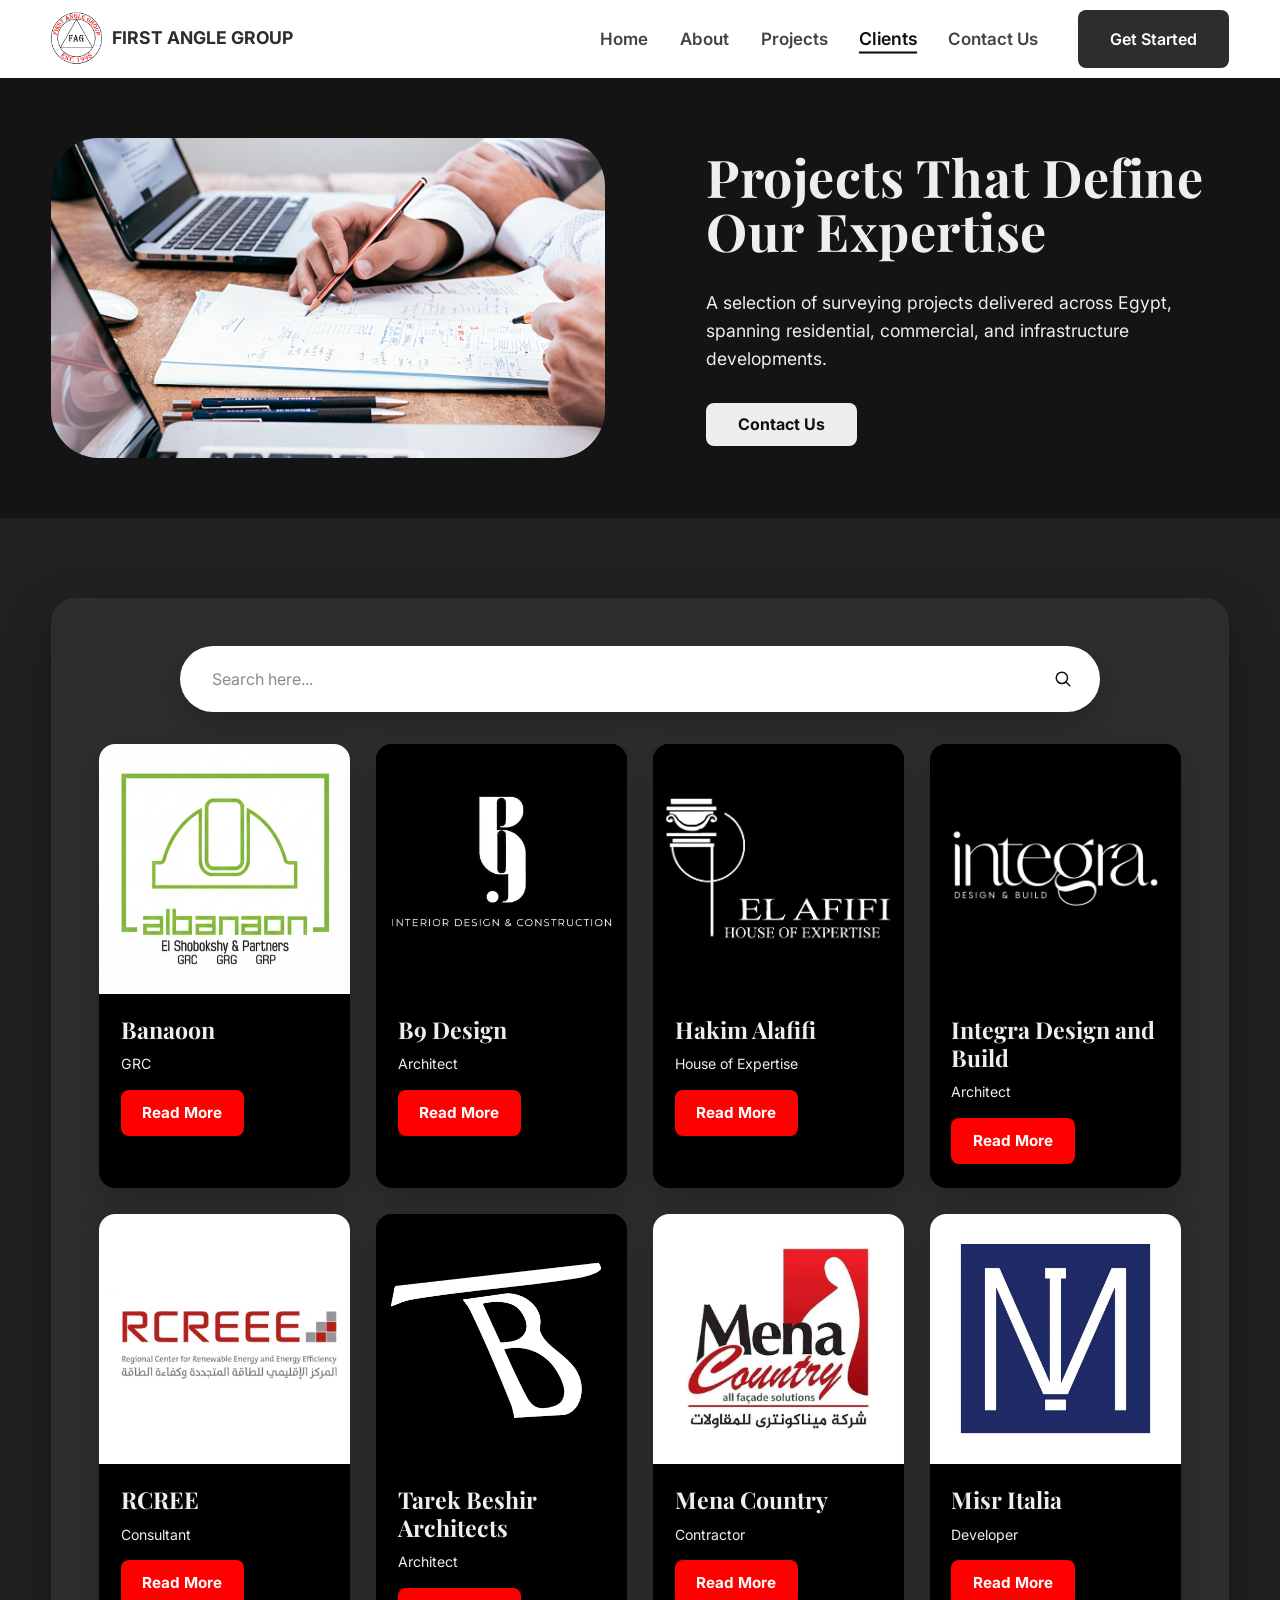
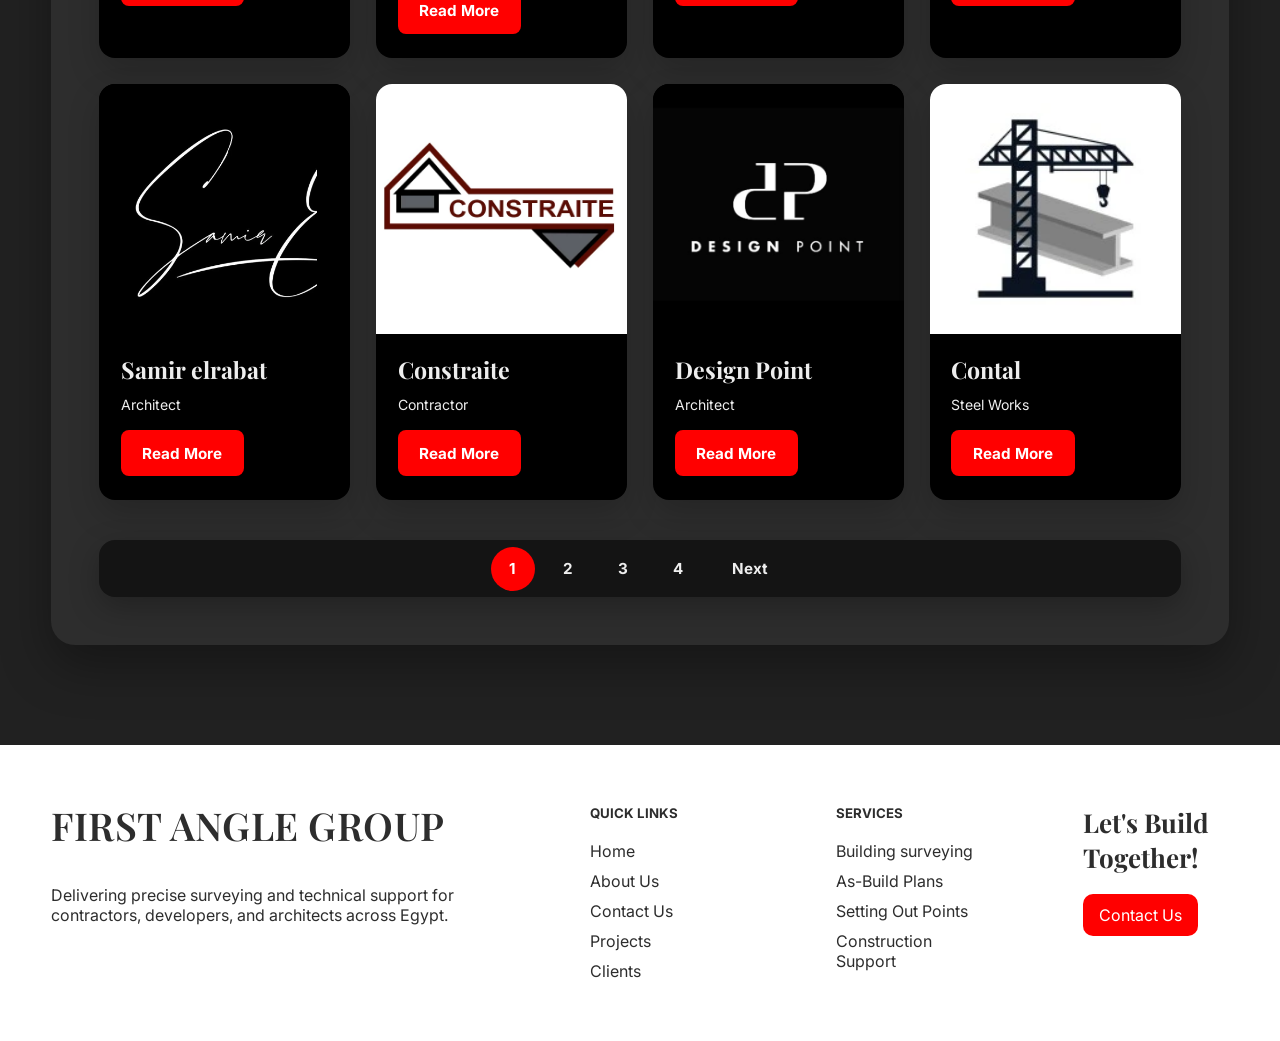
<file: pages/clients.html>
<!doctype html>
<html lang="en">
  <head>
    <meta charset="UTF-8" />
    <meta name="viewport" content="width=device-width, initial-scale=1.0" />

    <link rel="dns-prefetch" href="//fonts.googleapis.com" />
    <link rel="preconnect" href="https://fonts.googleapis.com" crossorigin />
    <link rel="preconnect" href="https://fonts.gstatic.com" crossorigin />

    <!-- CSS -->
    <link rel="stylesheet" href="../css/base.css" />
    <link rel="stylesheet" href="../css/components.css" />
    <link rel="stylesheet" href="../css/pages.css" />

    <!-- Fonts -->
    <link
      href="https://fonts.googleapis.com/css2?family=Playfair+Display:wght@500;600;700;800;900&display=swap"
      rel="stylesheet"
    />
    <link
      href="https://fonts.googleapis.com/css2?family=Inter:wght@400;500;600;700;800;900&display=swap"
      rel="stylesheet"
    />

    <link rel="icon" type="image/png" href="../assets/images/favicon.png" />

    <title>Clients - First Angle</title>
  </head>
  <body>
    <!-- start header -->
    <header>
      <div class="container header__inner">
        <div class="header__cta about-header">
          <div class="cta__text">
            <h1>Projects That Define Our Expertise</h1>
            <p>
              A selection of surveying projects delivered across Egypt, spanning
              residential, commercial, and infrastructure developments.
            </p>
            <a href="./contact.html" class="cta__btn">Contact Us</a>
          </div>
          <figure>
            <img
              class="header__img"
              src="../assets/images/clients/header-img.png"
              alt="construction"
              loading="eager"
              width="600"
              height="420"
            />
          </figure>
        </div>
      </div>
    </header>
    <!-- end header -->

    <main>
      <section class="clients-page" aria-labelledby="clients-page-title">
        <div class="container">
          <div class="clients-box">
            <div class="listing-page__toolbar">
              <form
                class="listing-search"
                id="clients-search-form"
                role="search"
              >
                <div class="listing-search__field">
                  <input
                    id="clients-search-input"
                    class="listing-search__input"
                    type="search"
                    placeholder="Search here..."
                    autocomplete="off"
                  />

                  <button
                    class="listing-search__button"
                    type="submit"
                    aria-label="Search clients"
                  >
                    <svg
                      width="18"
                      height="18"
                      viewBox="0 0 24 24"
                      fill="none"
                      xmlns="http://www.w3.org/2000/svg"
                      aria-hidden="true"
                    >
                      <path
                        d="M21 21L16.65 16.65M10.5 18C14.6421 18 18 14.6421 18 10.5C18 6.35786 14.6421 3 10.5 3C6.35786 3 3 6.35786 3 10.5C3 14.6421 6.35786 18 10.5 18Z"
                        stroke="currentColor"
                        stroke-width="2"
                        stroke-linecap="round"
                        stroke-linejoin="round"
                      />
                    </svg>
                  </button>
                </div>
              </form>
            </div>

            <div
              id="clients-grid"
              class="clients-grid"
              aria-live="polite"
            ></div>

            <nav
              id="clients-pagination"
              class="listing-pagination"
              aria-label="Clients pagination"
            ></nav>
          </div>
        </div>
      </section>
    </main>
    <script src="../js/include.js"></script>
    <script src="../js/listing-page.js"></script>
    <script src="../js/clients.js"></script>
  </body>
</html>
</file>
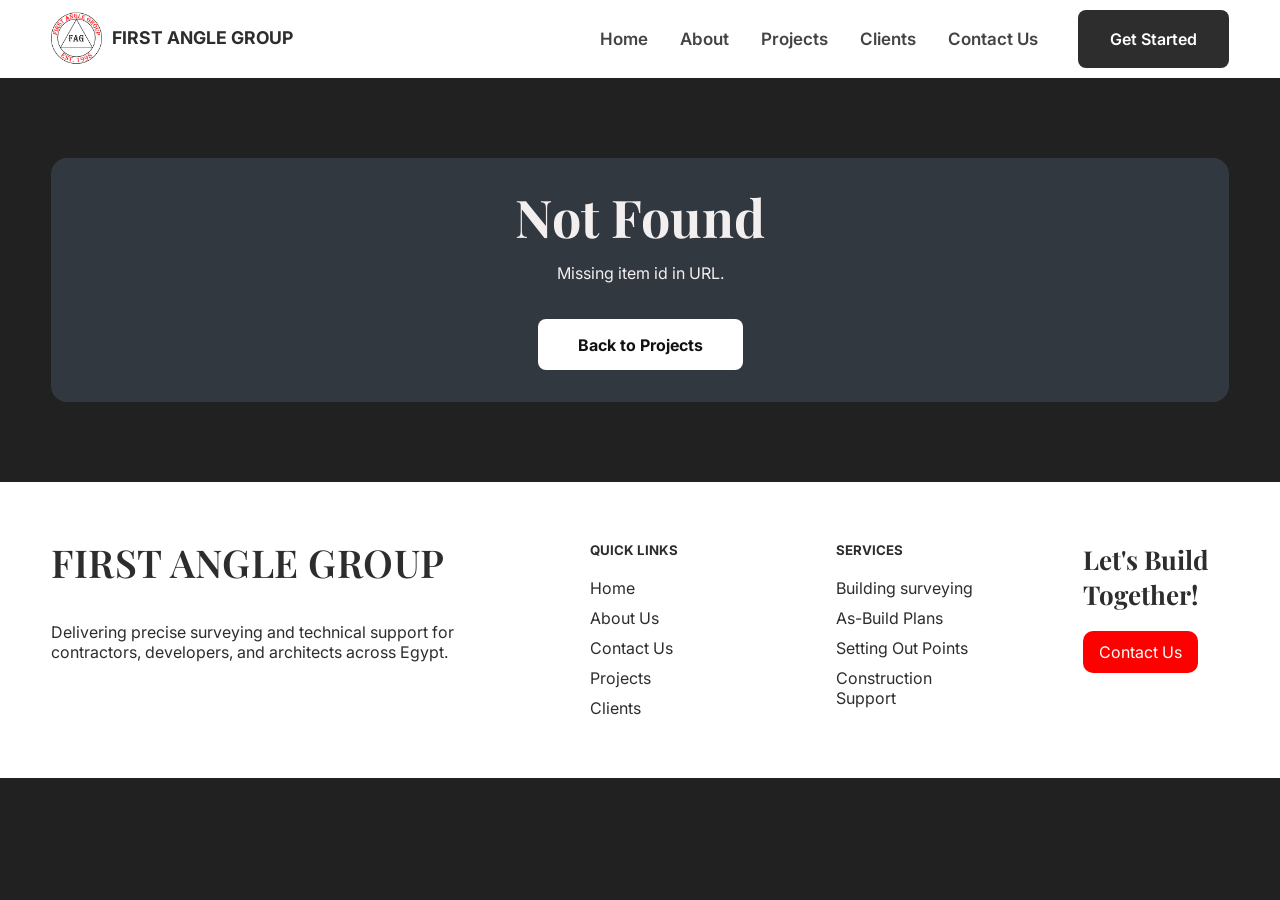
<file: pages/project.html>
<!doctype html>
<html lang="en">
  <head>
    <meta charset="UTF-8" />
    <meta name="viewport" content="width=device-width, initial-scale=1.0" />

    <link rel="dns-prefetch" href="//fonts.googleapis.com" />
    <link rel="preconnect" href="https://fonts.googleapis.com" crossorigin />
    <link rel="preconnect" href="https://fonts.gstatic.com" crossorigin />

    <!-- CSS -->
    <link rel="stylesheet" href="../css/base.css" />
    <link rel="stylesheet" href="../css/components.css" />
    <link rel="stylesheet" href="../css/pages.css" />

    <!-- Fonts -->
    <link
      href="https://fonts.googleapis.com/css2?family=Playfair+Display:wght@500;600;700;800;900&display=swap"
      rel="stylesheet"
    />
    <link
      href="https://fonts.googleapis.com/css2?family=Inter:wght@400;500;600;700;800;900&display=swap"
      rel="stylesheet"
    />

    <link rel="icon" type="image/png" href="../assets/images/favicon.png" />

    <title>Project - First Angle</title>
  </head>
  <body>
    <main id="detail-page-content">
      <section class="detail-hero">
        <img id="project-hero-image" class="detail-hero__image" src="" alt="" />
      </section>

      <section class="project-detail-page">
        <div class="container project-detail-layout">
          <div class="project-detail-main">
            <h1 id="project-title">Project Title</h1>
            <div id="project-meta" class="detail-meta"></div>

            <section class="detail-section">
              <h2>Project Description</h2>
              <div class="detail-copy-box">
                <p id="project-description"></p>
              </div>
            </section>

            <section class="detail-section">
              <h2>Project Details</h2>
              <div id="project-details-grid" class="project-details-grid"></div>
            </section>

            <section id="project-gallery-section" class="detail-section">
              <h2>Project Gallery</h2>
              <div class="project-gallery-box">
                <div class="project-gallery-carousel">
                  <div class="project-gallery-container">
                    <div
                      id="project-gallery-track"
                      class="project-gallery-track"
                    ></div>
                  </div>

                  <div
                    id="project-gallery-dots"
                    class="project-gallery-dots"
                  ></div>
                </div>
              </div>
            </section>

            <section class="detail-section">
              <h2>Related Projects</h2>
              <div class="related-projects-box">
                <div id="related-projects-grid" class="projects-grid"></div>
                <a href="./projects.html" class="detail-section__cta"
                  >View All Projects</a
                >
              </div>
            </section>
          </div>

          <aside class="detail-sidebar">
            <form
              action="https://formsubmit.co/Admin@firstanglegroup.com"
              method="POST"
              class="detail-contact-form"
            >
              <div class="form-group">
                <label for="detail-name">Name <span>*</span></label>
                <input
                  name="name"
                  id="detail-name"
                  type="text"
                  placeholder="Name"
                />
              </div>

              <div class="form-group">
                <label for="detail-phone">Phone Number <span>*</span></label>
                <input
                  name="phone"
                  id="detail-phone"
                  type="tel"
                  placeholder="010XXXXXXXX"
                />
              </div>

              <div class="form-group">
                <label for="detail-email">Email <span>*</span></label>
                <input
                  name="email"
                  id="detail-email"
                  type="email"
                  placeholder="Email Address"
                />
              </div>

              <div class="form-group">
                <label for="detail-subject">Subject <span>*</span></label>
                <input
                  name="subject"
                  id="detail-subject"
                  type="text"
                  placeholder="Subject"
                />
              </div>

              <div class="form-group">
                <label for="detail-message">Message <span>*</span></label>
                <textarea
                  name="message"
                  id="detail-message"
                  placeholder="Your Message. We reply within 24 hours!"
                ></textarea>
              </div>

              <input
                type="hidden"
                name="_subject"
                value="New Contact Form Submission"
              />
              <input type="hidden" name="_captcha" value="false" />
              <input type="hidden" name="_template" value="table" />

              <button type="submit" class="detail-contact-form__submit">
                Send A Message
              </button>

              <a href="#" class="detail-whatsapp-box">
                <span>Prefer Whatsapp Instead?</span>
                <img
                  src="../assets/images/projects/Whatsapp Contact Button.png"
                  alt="WhatsApp"
                  width="72"
                  height="24"
                />
              </a>
            </form>

            <div class="detail-help-box">
              <h3>Need more help?</h3>
              <p>
                Don't hesitate to contact us for more information about company
                or service
              </p>

              <div class="detail-help-box__item">
                <div class="detail-help-box__icon">📞</div>
                <div>
                  <h4>Customer Services</h4>
                  <p>+201090327864</p>
                </div>
              </div>

              <div class="detail-help-box__item">
                <div class="detail-help-box__icon">📍</div>
                <div>
                  <h4>Free Consultation</h4>
                  <p>Admin@firstanglegroup.com</p>
                </div>
              </div>
            </div>
          </aside>
        </div>
      </section>
    </main>

    <script src="../js/include.js"></script>
    <script src="../js/detail-page.js"></script>
    <script src="../js/project.js"></script>
  </body>
</html>
</file>
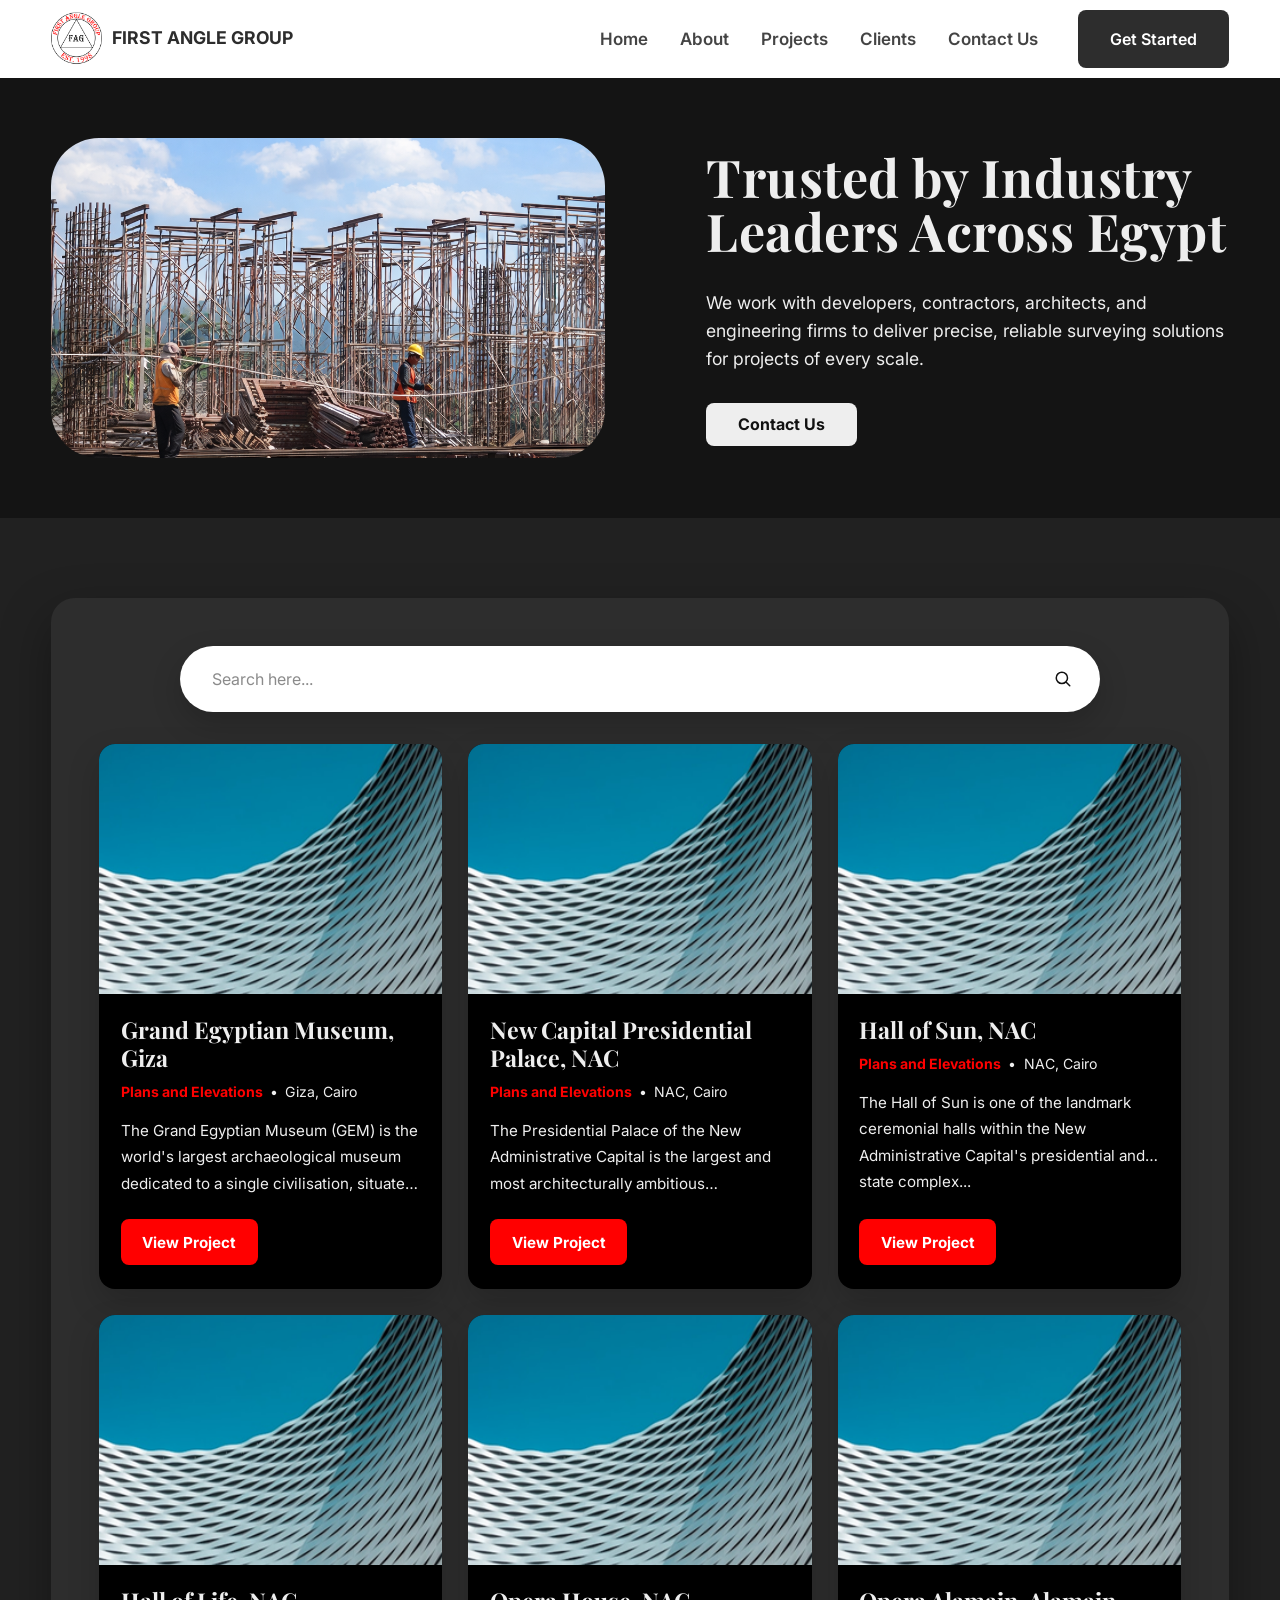
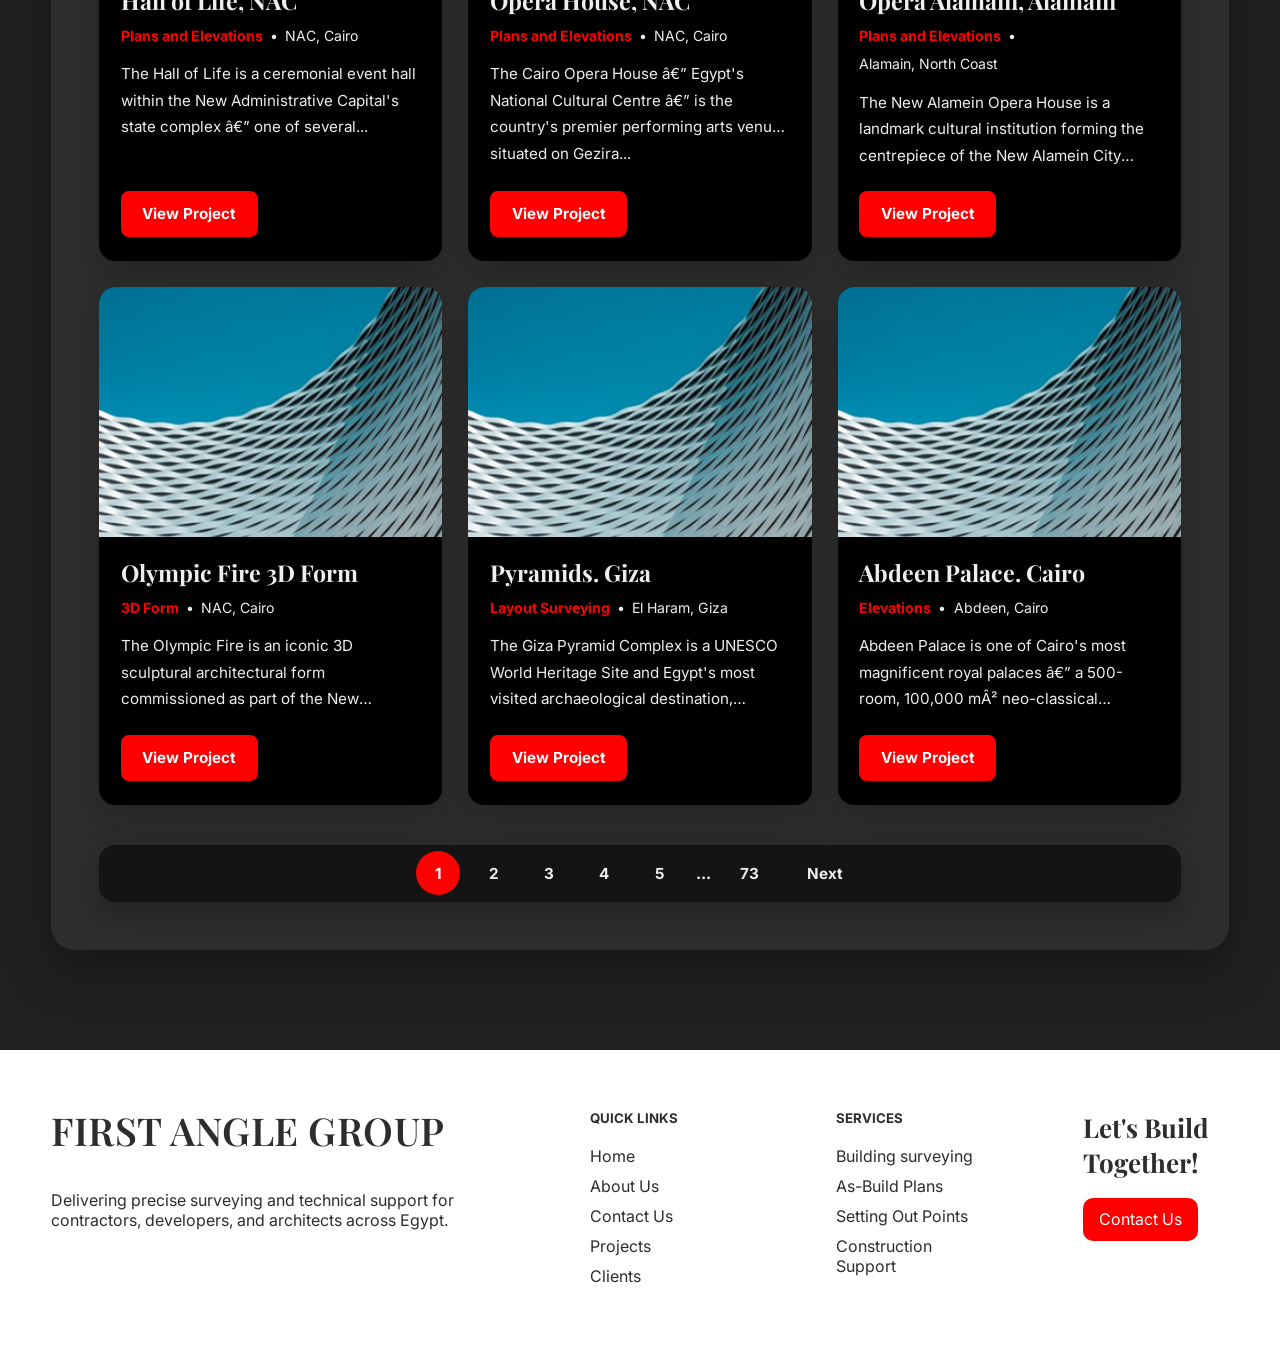
<file: pages/projects.html>
<!doctype html>
<html lang="en">
  <head>
    <meta charset="UTF-8" />
    <meta name="viewport" content="width=device-width, initial-scale=1.0" />

    <link rel="dns-prefetch" href="//fonts.googleapis.com" />
    <link rel="preconnect" href="https://fonts.googleapis.com" crossorigin />
    <link rel="preconnect" href="https://fonts.gstatic.com" crossorigin />

    <!-- CSS -->
    <link rel="stylesheet" href="../css/base.css" />
    <link rel="stylesheet" href="../css/components.css" />
    <link rel="stylesheet" href="../css/pages.css" />

    <!-- Fonts -->
    <link
      href="https://fonts.googleapis.com/css2?family=Playfair+Display:wght@500;600;700;800;900&display=swap"
      rel="stylesheet"
    />
    <link
      href="https://fonts.googleapis.com/css2?family=Inter:wght@400;500;600;700;800;900&display=swap"
      rel="stylesheet"
    />

    <link rel="icon" type="image/png" href="../assets/images/favicon.png" />

    <title>Projects - First Angle</title>
  </head>
  <body>
    <!-- start header -->
    <header>
      <div class="container header__inner">
        <div class="header__cta about-header">
          <div class="cta__text">
            <h1>Trusted by Industry Leaders Across Egypt</h1>
            <p>
              We work with developers, contractors, architects, and engineering
              firms to deliver precise, reliable surveying solutions for
              projects of every scale.
            </p>
            <a href="./contact.html" class="cta__btn">Contact Us</a>
          </div>
          <figure>
            <img
              class="header__img"
              src="../assets/images/project-category/header-image.png"
              alt="construction"
              loading="eager"
              width="600"
              height="420"
            />
          </figure>
        </div>
      </div>
    </header>
    <!-- end header -->

    <main>
      <section class="projects-page" aria-labelledby="projects-page-title">
        <div class="container">
          <div class="projects-box">
            <div class="listing-page__toolbar">
              <form
                class="listing-search"
                id="projects-search-form"
                role="search"
              >
                <div class="listing-search__field">
                  <input
                    id="projects-search-input"
                    class="listing-search__input"
                    type="search"
                    placeholder="Search here..."
                    autocomplete="off"
                  />

                  <button
                    class="listing-search__button"
                    type="submit"
                    aria-label="Search projects"
                  >
                    <svg
                      width="18"
                      height="18"
                      viewBox="0 0 24 24"
                      fill="none"
                      xmlns="http://www.w3.org/2000/svg"
                      aria-hidden="true"
                    >
                      <path
                        d="M21 21L16.65 16.65M10.5 18C14.6421 18 18 14.6421 18 10.5C18 6.35786 14.6421 3 10.5 3C6.35786 3 3 6.35786 3 10.5C3 14.6421 6.35786 18 10.5 18Z"
                        stroke="currentColor"
                        stroke-width="2"
                        stroke-linecap="round"
                        stroke-linejoin="round"
                      />
                    </svg>
                  </button>
                </div>
              </form>
            </div>

            <div
              id="projects-grid"
              class="projects-grid"
              aria-live="polite"
            ></div>

            <nav
              id="projects-pagination"
              class="listing-pagination"
              aria-label="Projects pagination"
            ></nav>
          </div>
        </div>
      </section>
    </main>

    <script src="../js/include.js"></script>
    <script src="../js/listing-page.js"></script>
    <script src="../js/projects.js"></script>
  </body>
</html>
</file>
<file: css/base.css>
:root {
  /* Colors */
  --primary-bg: #212121;
  --secondary-bg: #141414;
  --light-bg: #fff;
  --color-primary: #f00;
  --color-dark: #111111;
  --color-text: #eee;
  --color-muted: #2d2d2d;
  --color-text-light: #f4efef;

  /* Radius */
  --radius-sm: 8px;
  --radius-md: 16px;
  --radius-lg: 24px;
  --radius-xlg: 48px;

  /* Spacing scale */
  --space-1: 0.5rem;
  --space-2: 0.75rem;
  --space-3: 1rem;
  --space-4: 1.5rem;
  --space-5: 2rem;
  --space-6: 3rem;

  /* Typography */
  --fs-body: 1rem;
  --fs-small: 0.875rem;
  --fs-h1: clamp(2.2rem, 5vw, 3.25rem);
  --fs-h2: clamp(1.9rem, 4vw, 2.5rem);
  --fs-h3: 1.1rem;
  --ff-serif: "Playfair Display", serif;
  --ff-sans: "Inter", sans-serif;
}

/* Reset and base styles */
* {
  margin: 0;
  padding: 0;
  box-sizing: border-box;
}

body {
  width: 100%;
  min-height: 100vh;
  background-color: var(--primary-bg);
  font-family: var(--ff-sans);
}

a {
  text-decoration: none;
}

ul {
  list-style: none;
}

h1,
h2,
h3 {
  margin: 0;
}

h1 {
  font-family: var(--ff-serif);
  font-size: var(--fs-h1);
  line-height: 1.05;
  font-weight: 700;
}

h2 {
  font-family: var(--ff-serif);
  font-size: var(--fs-h2);
  line-height: 1.1;
  font-weight: 700;
}

h3 {
  font-size: var(--fs-h3);
  line-height: 1.3;
}

/* Layout */
.container {
  width: min(1200px, 92%);
  margin: 0 auto;
}
</file>
<file: css/components.css>
/* =========================
   NAVIGATION
========================= */
nav {
  width: 100%;
  background-color: var(--light-bg);
}

.nav__inner {
  display: flex;
  justify-content: space-between;
  align-items: center;
  padding: 0.6rem 0;
}

.nav__logo {
  display: flex;
  align-items: center;
  gap: 10px;
  color: var(--color-muted);
}

.nav__logo img {
  width: clamp(40px, 4vw, 60px);
}

.nav__items {
  display: flex;
  align-items: center;
  gap: 2.5rem;
  font-weight: 600;
}

.nav__links {
  display: flex;
  align-items: center;
  justify-content: space-between;
  list-style: none;
  gap: 2rem;
}

.nav__links a {
  position: relative;
  display: inline-block;
  color: #444;
  font-size: 1.0625rem;
  transition: transform 0.2s ease;
}

.nav__links a::after {
  content: "";
  position: absolute;
  left: 0;
  bottom: -4px;
  width: 0;
  height: 2px;
  background-color: var(--color-dark);
  transition: width 0.3s ease;
}

.nav__links a:hover,
.nav__links a:focus-visible,
.nav__links a.active {
  color: var(--color-dark);
  transform: scale(1.04);
}

.nav__links a:hover::after,
.nav__links a:focus-visible::after,
.nav__links a.active::after {
  width: 100%;
}

.nav__cta {
  padding: 1.2rem 2rem;
  background-color: var(--color-muted);
  color: #fff;
  border-radius: var(--radius-sm);
  transition: 0.2s ease;
}

.nav__cta:hover,
.nav__cta:focus-visible {
  background-color: var(--primary-bg);
}

.hamburger {
  display: none;
}

.ham-menu {
  height: 50px;
  width: 3rem;
  margin-left: auto;
  position: relative;
  cursor: pointer;
  z-index: 2000;
  background-color: transparent;
  border: none;
  outline: none;
}

.ham-menu span {
  width: 2.8rem;
  height: 5px;
  background-color: var(--primary-bg);
  border-radius: var(--radius-sm);
  display: block;
  position: absolute;
  top: 50%;
  left: 50%;
  transform: translate(-50%, -50%);
  transition: 0.2s ease;
}

.ham-menu span:nth-child(1) {
  top: 25%;
}

.ham-menu span:nth-child(3) {
  top: 75%;
}

.ham-menu.is-active span:nth-child(1) {
  top: 50%;
  transform: translate(-50%, -50%) rotate(45deg);
}

.ham-menu.is-active span:nth-child(2) {
  opacity: 0;
}

.ham-menu.is-active span:nth-child(3) {
  top: 50%;
  transform: translate(-50%, -50%) rotate(-45deg);
}

.nav__mobile {
  background-color: #eee;
  height: 100vh;
  width: 100%;
  max-width: 300px;
  position: fixed;
  top: 0;
  right: 0;
  transform: translateX(100%);
  display: flex;
  flex-direction: column;
  padding: 50px;
  font-size: 1.2rem;
  transition: transform 0.3s ease;
  box-shadow: -8px 0 24px rgba(0, 0, 0, 0.2);
  z-index: 1000;
}

.nav__mobile.is-open {
  transform: translateX(0);
}

.nav__links__mobile {
  list-style: none;
  gap: 20px;
  flex-direction: column;
  display: flex;
}

.nav__link__mobile {
  color: #444;
  position: relative;
  display: block;
  padding: 10px 0;
}

.nav__link__mobile.active {
  color: var(--color-primary);
}

.nav__link__mobile::after {
  content: "";
  position: absolute;
  height: 1px;
  bottom: 0;
  left: 0;
  right: 0;
  background-color: var(--color-dark);
}

.nav__overlay {
  position: fixed;
  inset: 0;
  background: rgba(0, 0, 0, 0.35);
  opacity: 0;
  pointer-events: none;
  transition: opacity 0.3s ease;
  z-index: 900;
}

.nav__overlay.is-open {
  opacity: 1;
  pointer-events: auto;
}

/* =========================
   FOOTER
========================= */
footer {
  width: 100%;
  background-color: var(--light-bg);
  font-size: var(--fs-body);
  color: var(--color-muted);
}

.footer__inner {
  display: flex;
  align-items: flex-start;
  padding: 60px 0;
  gap: 100px;
}

.footer__logo {
  flex: 3;
}

.footer__nav,
.cta__section {
  flex: 1;
}

.footer__nav h5 {
  margin-bottom: 20px;
  font-weight: 700;
}

.footer__nav li {
  margin-top: 10px;
}

.footer__logo h3 {
  font-size: clamp(2rem, 3vw, 4rem);
  font-family: var(--ff-serif);
  font-weight: 600;
  letter-spacing: 0.5px;
  line-height: 1.05;
  margin-bottom: 40px;
}

.footer__link {
  color: var(--color-muted);
}

.footer__link:hover,
.footer__link:focus-visible {
  text-decoration: underline;
}

.cta__section h4 {
  font-family: var(--ff-serif);
  font-size: 26px;
  margin-bottom: 30px;
}

.footer__cta {
  color: #fff;
  margin-top: 30px;
  padding: 0.7rem 1rem;
  background-color: var(--color-primary);
  border-radius: 10px;
  white-space: nowrap;
}

.footer__cta:hover,
.footer__cta:focus-visible {
  opacity: 0.9;
}

/* =========================
   HEADER
========================= */
header {
  width: 100%;
  background-color: var(--secondary-bg);
  color: var(--color-text);
  padding: 60px 0;
}

.header__cta {
  display: flex;
  align-items: center;
  justify-content: space-between;
  gap: 2rem;
}

.cta__text {
  display: flex;
  flex-direction: column;
  justify-content: space-between;
  flex: 1.7;
  gap: 30px;
}

.cta__text h1 {
  letter-spacing: 0.5px;
}

.cta__text p {
  font-size: var(--fs-h3);
  line-height: 1.6;
}

.cta__btn {
  color: var(--color-dark);
  padding: 0.7rem 2rem;
  background-color: var(--color-text);
  border-radius: var(--radius-sm);
  font-weight: 700;
  width: fit-content;
  text-align: center;
  white-space: nowrap;
  transition: 0.2s ease;
  display: inline-block;
}

.cta__btn:hover,
.cta__btn:focus-visible {
  background-color: var(--color-primary);
  color: var(--color-text);
}

.header__cta figure {
  display: flex;
  justify-content: flex-end;
  flex: 2;
  margin: 0;
}

.header__img {
  width: 90%;
  height: min(420px, 25vw);
  object-fit: cover;
  border-radius: var(--radius-xlg);
}

/* =========================
   METRICS SECTION
========================= */
.metrics__section {
  margin-top: 70px;
  text-align: center;
}

.metrics__section h2 {
  margin-bottom: 40px;
  line-height: 1.15;
}

.metrics {
  display: flex;
  justify-content: center;
  gap: 30px;
}

.metric__item h3 {
  font-size: var(--fs-h2);
  margin-bottom: 15px;
}

.metric__item p {
  font-size: 12px;
  font-weight: 400;
  line-height: 1.5;
}

/* =========================
   MAP SECTION
========================= */
#map {
  width: 100%;
  padding: 4rem 1.5rem;
  text-align: center;
  font-family: var(--ff-serif);
  color: var(--color-text);
}

#map h2 {
  max-width: 920px;
  margin: 0 auto 2rem;
  line-height: 1.2;
}

.map-frame {
  width: min(100%, 960px);
  aspect-ratio: 16 / 9;
  max-height: 600px;
  margin: 0 auto;
  overflow: hidden;
  border-radius: var(--radius-md);
}

.map {
  display: block;
  width: 100%;
  height: calc(100% + 80px);
  border: 0;
  transform: translateY(-80px);
}

#map p {
  margin-bottom: 32px;
}

/* =========================
   TEXT / IMAGE CARD SECTIONS
========================= */
.img-card-section {
  padding: 4rem 1.5rem;
}

.img-card-right,
.img-card-section--right {
  background-color: var(--secondary-bg);
}

.img-card-section h2,
.img-card-section h3 {
  font-family: var(--ff-serif);
  margin-bottom: 20px;
  line-height: 1.1;
}

.img-card-section h2 {
  font-size: clamp(2rem, 3vw, 2.4rem);
}

.text-container,
.img-card__layout {
  display: flex;
  justify-content: space-between;
  align-items: center;
  color: var(--color-text);
  gap: 2.5rem;
}

.text-part,
.img-card__content {
  flex: 0.75;
}

.img-card-right .text-part,
.img-card-section--right .img-card__content {
  padding-right: 40px;
}

.img-card-left .text-part,
.img-card-section--left .img-card__content {
  padding-left: 40px;
}

.text-part p,
.img-card__content p {
  font-size: var(--fs-body);
  line-height: 1.7;
  max-width: 520px;
}

a.btn--project {
  margin-top: 1.75rem;
  background-color: var(--color-primary);
  border: none;
  color: #fff;
  padding: 0.95rem 2rem;
  font-size: 1rem;
  border-radius: var(--radius-sm);
  transition: 0.2s ease;
  font-weight: 600;
  cursor: pointer;
  display: inline-block;
  text-decoration: none;
  text-align: center;
}

a.btn--project:hover,
a.btn--project:focus-visible {
  opacity: 0.9;
}

.img-card-part,
.img-card__media {
  flex: 1;
  position: relative;
  display: flex;
  justify-content: center;
  align-items: center;
}

.img-card-section .text-card,
.img-card-section .img-card__overlay {
  border-radius: var(--radius-sm);
  padding: 2.3rem;
  width: min(300px, 80%);
  position: absolute;
  top: 50%;
  transform: translate(-50%, -50%);
  box-shadow: 0 16px 35px rgba(0, 0, 0, 0.35);
  text-align: left;
}

.img-card-right .text-card,
.img-card-section--right .img-card__overlay {
  background-color: var(--primary-bg);
  left: 82%;
}

.img-card-left .text-card,
.img-card-section--left .img-card__overlay {
  background-color: var(--secondary-bg);
  left: 18%;
}

.img-card-section .text-card h3,
.img-card-section .img-card__overlay h3 {
  color: var(--color-primary);
  font-size: 2rem;
  margin-bottom: 1.2rem;
}

.img-card-section .text-card p,
.img-card-section .img-card__overlay p {
  font-size: 0.95rem;
  line-height: 1.6;
  color: var(--color-text-light);
  font-weight: 400;
  margin-bottom: 1rem;
}

.img-card-section .text-card ul li,
.img-card-section .img-card__overlay ul li {
  margin-bottom: 0.4rem;
  font-size: 0.95rem;
  line-height: 1.4;
}

.img-card-part img,
.img-card__media img {
  width: min(380px, 90%);
  height: min(380px, 90%);
  object-fit: cover;
  border-radius: 50%;
  aspect-ratio: 1 / 1;
}

.text-part .metrics__section,
.img-card__content .metrics__section {
  margin-top: 2rem;
}

.text-part .metric__item h3,
.img-card__content .metric__item h3 {
  font-size: 1.5rem;
  color: var(--color-primary);
}

/* =========================
   CLIENTS CAROUSEL
========================= */
.clients-section {
  padding: 4rem 1.5rem;
  background-color: var(--secondary-bg);
}

.clients-section h2 {
  font-family: var(--ff-serif);
  font-size: clamp(2rem, 3vw, 2.4rem);
  margin-bottom: 40px;
  line-height: 1.1;
  text-align: center;
  color: var(--color-text);
}

.clients-carousel {
  position: relative;
  max-width: 1200px;
  margin: 0 auto;
}

.carousel-container {
  overflow: hidden;
  position: relative;
  width: 100%;
}

.carousel-track {
  display: flex;
  gap: 10px;
  will-change: transform;
}

.client-logo {
  flex: 0 0 calc((100% - 100px) / 6);
  height: 180px;
  display: flex;
  align-items: center;
  justify-content: center;
  opacity: 0.8;
  transition: opacity 0.3s ease;
  background-color: #000;
}

.client-logo img {
  width: 100%;
  height: 100%;
  object-fit: contain;
  display: block;
}

.client-logo:hover {
  opacity: 1;
}

.client-logo:hover img {
  filter: grayscale(0%);
}

.clients-section .cta-section,
.clients-section .section-cta {
  margin-top: 3rem;
  text-align: center;
}

.clients-section .cta__btn {
  background-color: var(--color-primary);
  color: #fff;
  padding: 0.95rem 2rem;
  font-size: 1rem;
  border-radius: var(--radius-sm);
  transition: 0.2s ease;
  font-weight: 600;
  cursor: pointer;
  display: inline-block;
  text-decoration: none;
  text-align: center;
}

.clients-section .cta__btn:hover,
.clients-section .cta__btn:focus-visible {
  opacity: 0.9;
}

/* =========================
   CONTACT SECTION
========================= */
#contact {
  padding: 80px 0;
  background-image: url("../assets/images/home/contact-bg.png");
  background-size: cover;
  background-position: center;
  position: relative;
}

#contact .contact-container {
  display: grid;
  grid-template-columns: minmax(0, 1fr) minmax(320px, 460px);
  align-items: start;
  column-gap: 80px;
}

#contact .contact-text {
  min-width: 0;
  color: var(--color-muted);
}

#contact .contact-text h2 {
  font-size: 42px;
  font-weight: 700;
  font-family: var(--ff-serif);
  margin-bottom: 22px;
  line-height: 1.2;
}

#contact .contact-text__lead {
  font-size: var(--fs-body);
  line-height: 1.8;
  max-width: 520px;
  margin-bottom: 25px;
}

#contact .contact-item--location,
#contact .contact-item--phone,
#contact .contact-item--email {
  font-size: 1rem;
}

#contact .contact-item--email {
  color: var(--color-primary);
}

#contact .contact-item--email a {
  color: inherit;
  text-decoration: underline;
}

#contact .contact-text iframe {
  display: block;
  width: 100%;
  max-width: 460px;
  height: 300px;
  border: 0;
  margin-top: 20px;
  border-radius: var(--radius-md);
}

/* =========================
   FORM
========================= */

.contact-form {
  width: 100%;
  min-width: 0;
  background: var(--secondary-bg);
  border-radius: var(--radius-lg);
  padding: 28px;
  box-shadow: 0 12px 30px rgba(0, 0, 0, 0.2);
}

.form-row.two-cols {
  display: grid;
  grid-template-columns: 1fr 1fr;
  gap: 12px;
}

.form-group {
  margin-bottom: 12px;
}

.form-group label {
  display: block;
  color: var(--light-bg);
  font-size: var(--fs-small);
  font-weight: 600;
  margin-bottom: 6px;
}

.form-group input,
.form-group textarea {
  width: 100%;
  background: var(--color-muted);
  border: 1px solid #a0aec0;
  color: var(--light-bg);
  border-radius: 3px;
  padding: 10px 12px;
  font-size: var(--fs-small);
  font-family: var(--ff-sans);
  outline: none;
  box-sizing: border-box;
}

.form-group input::placeholder,
.form-group textarea::placeholder {
  color: #c9c9c9;
}

.form-group textarea {
  min-height: 110px;
  resize: none;
}

.contact-form button {
  width: 100%;
  border: none;
  background: var(--color-primary);
  color: var(--light-bg);
  font-size: var(--fs-body);
  font-weight: 700;
  font-family: var(--ff-sans);
  padding: 13px;
  border-radius: 999px;
  cursor: pointer;
  margin-top: 4px;
  margin-bottom: 16px;
}

.whatsapp-box {
  width: 100%;
  background: #4a4a4a;
  border-radius: 999px;
  padding: 8px 18px;
  min-height: 56px;
  display: flex;
  align-items: center;
  justify-content: space-between;
  text-decoration: none;
  box-sizing: border-box;
  gap: 12px;
}

.whatsapp-box span {
  color: var(--color-text-light);
  font-size: var(--fs-body);
  font-weight: 700;
  font-family: var(--ff-serif);
}

.whatsapp-box img {
  height: 40px;
  width: auto;
  display: block;
  flex-shrink: 0;
}

/* =========================
   SERVICES SECTION
========================= */
.services-section {
  padding: 90px 0;
  background: linear-gradient(
    90deg,
    #1c1c1c 0%,
    var(--primary-bg) 18%,
    #252525 50%,
    var(--primary-bg) 82%,
    #1c1c1c 100%
  );
  color: var(--color-text);
}

.services-section__header {
  text-align: center;
  max-width: 760px;
  margin: 0 auto 48px;
}

.services-section__eyebrow {
  color: var(--color-primary);
  font-size: 0.72rem;
  font-weight: 700;
  letter-spacing: 0.16em;
  text-transform: uppercase;
  margin-bottom: 14px;
}

.services-section__header h2 {
  line-height: 1.2;
  color: var(--light-bg);
  margin-bottom: 14px;
}

.services-section__subtitle {
  font-size: 0.95rem;
  color: rgba(238, 238, 238, 0.85);
  line-height: 1.6;
}

.services-grid {
  display: grid;
  grid-template-columns: repeat(4, minmax(0, 1fr));
  gap: 18px;
  align-items: stretch;
}

.service-card {
  background-color: #0f1012;
  border-radius: 22px;
  padding: 28px 22px;
  text-align: center;
  min-height: 220px;
  display: flex;
  flex-direction: column;
  align-items: center;
  justify-content: flex-start;
  box-shadow: 0 16px 30px rgba(0, 0, 0, 0.22);
  transition:
    transform 0.25s ease,
    box-shadow 0.25s ease;
}

.service-card:hover {
  transform: translateY(-4px);
  box-shadow: 0 20px 38px rgba(0, 0, 0, 0.3);
}

.service-card__icon {
  width: 52px;
  height: 52px;
  margin-bottom: 18px;
  display: grid;
  place-items: center;
}

.service-card__icon img {
  width: 34px;
  height: 34px;
  object-fit: contain;
  display: block;
}

.service-card h3 {
  font-family: var(--ff-serif);
  font-size: var(--fs-h3);
  line-height: 1.35;
  color: var(--light-bg);
  margin-bottom: 14px;
  max-width: 260px;
}

.service-card p {
  font-size: 0.95rem;
  line-height: 1.6;
  color: rgba(244, 239, 239, 0.82);
  max-width: 240px;
}

/* =========================
   FEEDBACK / TESTIMONIAL SECTION
========================= */
.feedback-section {
  padding: 90px 0;
  background: var(--secondary-bg);
  color: var(--color-text);
}

.feedback-section__wrapper {
  display: flex;
  align-items: center;
  justify-content: space-between;
  gap: 30px;
}

.feedback-section__content {
  max-width: 450px;
}

.feedback-section__eyebrow {
  color: var(--color-primary);
  font-size: 0.72rem;
  font-weight: 700;
  letter-spacing: 0.14em;
  text-transform: uppercase;
  margin-bottom: 14px;
  line-height: 1.4;
}

.feedback-section__content h2 {
  line-height: 1.15;
  color: var(--light-bg);
  margin-bottom: 22px;
  max-width: 320px;
}

.feedback-section__description {
  font-size: 0.98rem;
  line-height: 1.8;
  color: rgba(244, 239, 239, 0.88);
  margin-bottom: 28px;
  max-width: 340px;
}

.feedback-section__btn {
  display: inline-flex;
  align-items: center;
  justify-content: center;
  min-width: 140px;
  height: 48px;
  padding: 0 24px;
  background-color: var(--color-primary);
  color: var(--light-bg);
  border-radius: 6px;
  text-decoration: none;
  font-size: 0.9rem;
  font-weight: 700;
  transition:
    background-color 0.25s ease,
    transform 0.25s ease;
}

.feedback-section__btn:hover,
.feedback-section__btn:focus-visible {
  transform: translateY(-2px);
}

.feedback-section__media {
  display: flex;
  align-items: center;
  justify-content: center;
  gap: 0;
  position: relative;
  flex: 1;
}

.feedback-section__image-wrap {
  width: 420px;
  height: 420px;
  border-radius: 50%;
  overflow: hidden;
  flex-shrink: 0;
  background-color: #1a1a1a;
}

.feedback-section__image-wrap img {
  width: 100%;
  height: 100%;
  object-fit: cover;
  display: block;
}

.testimonial-card {
  width: 100%;
  max-width: 290px;
  background-color: #4a4a4a;
  border-radius: 6px;
  padding: 34px 28px;
  margin-left: -28px;
  position: relative;
  z-index: 2;
  box-shadow: 0 14px 30px rgba(0, 0, 0, 0.24);
}

.testimonial-card__quote-icon {
  display: block;
  width: 22px;
  height: auto;
}

.testimonial-card__text {
  color: rgba(255, 255, 255, 0.85);
  font-size: 1rem;
  line-height: 1.7;
  font-style: italic;
  margin: 24px 0;
}

.testimonial-card h3 {
  font-family: var(--ff-serif);
  font-size: 1.5rem;
  color: var(--light-bg);
  margin-bottom: 6px;
}

.testimonial-card span {
  display: block;
  font-size: 0.9rem;
  color: rgba(255, 255, 255, 0.72);
}

.feedback-section__btn--mobile {
  display: none;
}

/* =========================
   FAQ Section
========================= */
#faq {
  padding: 90px 0;
  background: linear-gradient(90deg, #171717 0%, #232323 50%, #171717 100%);
  color: var(--color-text);
}

.faq-section__wrapper {
  display: flex;
  flex-direction: column;
  gap: 48px;
  align-items: center;
}

.faq-section__header {
  max-width: 720px;
  margin: 0 auto;
  text-align: center;
}

.faq-section__eyebrow {
  color: var(--color-primary);
  font-size: 0.72rem;
  font-weight: 700;
  letter-spacing: 0.12em;
  text-transform: uppercase;
  margin-bottom: 18px;
  line-height: 1;
}

.faq-section__header h2 {
  line-height: 1.05;
  color: var(--light-bg);
  margin-bottom: 22px;
}

.faq-section__header p:last-child {
  max-width: 540px;
  margin: 0 auto;
  font-size: var(--fs-body);
  line-height: 1.8;
  color: rgba(255, 255, 255, 0.82);
}

.faq-section__content {
  display: grid;
  grid-template-columns: 1fr minmax(400px, 500px);
  gap: 100px;
  align-items: start;
}

/* =========================
   Accordion
========================= */
.faq-accordion {
  display: flex;
  flex-direction: column;
  align-items: center;
  gap: 0;
  padding-top: 32px;
}

.faq-item {
  border-bottom: 1px solid rgba(255, 0, 0, 0.7);
  max-width: 520px;
}

.faq-question {
  width: 100%;
  background: transparent;
  border: 0;
  padding: 26px 0;
  display: flex;
  align-items: center;
  justify-content: space-between;
  gap: 20px;
  cursor: pointer;
  text-align: left;
  color: var(--color-primary);
  font-size: 1.15rem;
  font-weight: 700;
  font-family: var(--ff-sans);
}

.faq-question span:first-child {
  max-width: 90%;
  line-height: 1.5;
}

.faq-icon {
  position: relative;
  width: 18px;
  height: 18px;
  flex-shrink: 0;
}

.faq-icon::before,
.faq-icon::after {
  content: "";
  position: absolute;
  top: 50%;
  left: 50%;
  background-color: var(--color-primary);
  transform: translate(-50%, -50%);
  transition: 0.3s ease;
}

.faq-icon::before {
  width: 14px;
  height: 2px;
}

.faq-icon::after {
  width: 2px;
  height: 14px;
}

.faq-item.active .faq-icon::after {
  opacity: 0;
}

.faq-answer {
  max-height: 0;
  overflow: hidden;
  transition: max-height 0.3s ease;
}

.faq-answer p {
  padding: 0 0 22px;
  margin: 0;
  color: rgba(255, 255, 255, 0.8);
  line-height: 1.8;
  font-size: 0.95rem;
  max-width: 95%;
}

/* =========================
   Services Highlight Section
========================= */

.services-highlight {
  padding: 5rem 0;
  background: var(--secondary-bg);
}

.services-highlight__header {
  text-align: center;
  max-width: 560px;
  margin: 0 auto 3rem;
}

.services-highlight__eyebrow {
  color: var(--color-primary);
  font-size: 0.65rem;
  font-weight: 700;
  letter-spacing: 0.14em;
  margin-bottom: 1rem;
}

.services-highlight__header h2 {
  font-family: var(--ff-serif);
  font-size: clamp(1.8rem, 3vw, 2.75rem);
  color: var(--color-text);
  margin-bottom: 1rem;
}

.services-highlight__intro {
  font-size: 0.95rem;
  color: var(--color-text);
  max-width: 460px;
  margin: 0 auto;
}

.services-highlight__grid {
  display: grid;
  grid-template-columns: repeat(3, 1fr);
  gap: 1rem;
  max-width: 1000px;
  margin: 0 auto;
}

.services-highlight__card {
  display: flex;
  align-items: center;
  gap: 1rem;
  background-color: var(--color-muted);
  border-radius: 10px;
  padding: 1.4rem 1.3rem;
  max-width: 300px;
  margin: 0 auto;
  transition: 0.2s ease;
}

.services-highlight__card:hover {
  transform: translateY(-2px);
  background-color: var(--color-muted);
}

.services-highlight__icon {
  width: 42px;
  height: 42px;
  background-color: var(--color-primary);
  border-radius: 8px;
  display: flex;
  align-items: center;
  justify-content: center;
  flex-shrink: 0;
}

.services-highlight__icon img {
  width: 22px;
  height: 22px;
}

.services-highlight__card h3 {
  font-size: 0.75rem;
  font-weight: 800;
  color: var(--color-primary);
  margin-bottom: 0.5rem;
}

.services-highlight__card p {
  font-size: 0.9rem;
  line-height: 1.6;
  color: var(--color-text-light);
}

/* =========================
   Project Categories Section
========================= */
#project-categories {
  padding: 5rem 0;
  background-color: var(--primary-bg);
}

.project-categories__inner {
  background-color: #32373c;
  border-radius: var(--radius-md);
  padding: 3.5rem 2rem 2.5rem;
}

#project-categories h2 {
  text-align: center;
  color: var(--color-text);
  font-family: var(--ff-serif);
  font-size: clamp(2rem, 3vw, 3rem);
  margin-bottom: 2.5rem;
}

.project-categories__grid {
  display: grid;
  grid-template-columns: repeat(3, 1fr);
  gap: 2rem;
  max-width: 980px;
  margin: 0 auto;
}

/* =========================
   PROJECT CATEGORY CARDS
========================= */
.project-categories__grid {
  display: grid;
  grid-template-columns: repeat(3, minmax(0, 1fr));
  gap: 2rem;
  max-width: 980px;
  margin: 0 auto;
}

.project-category-card {
  min-height: 100%;
}

.project-category-card .project-card__content {
  text-align: center;
  align-items: center;
}

.project-category-card .project-card__title {
  margin-bottom: 1.5rem;
}

.project-category-card .project-card__btn {
  align-self: center;
}

/* =========================
   LISTING PAGE SHARED
========================= */
.listing-page {
  padding: 80px 0 100px;
  background-color: var(--primary-bg);
}

.listing-page__inner {
  display: flex;
  flex-direction: column;
  gap: 40px;
}

.listing-box {
  background-color: var(--color-muted);
  border-radius: var(--radius-lg);
  padding: 3rem;
  display: flex;
  flex-direction: column;
  gap: var(--space-5);
  box-shadow: 0 20px 50px rgba(0, 0, 0, 0.35);
}

/* =========================
   LISTING SEARCH
========================= */
.listing-page__toolbar {
  display: flex;
  justify-content: center;
  align-items: center;
}

.listing-search {
  width: 100%;
  display: flex;
  justify-content: center;
}

.listing-search__field {
  width: min(100%, 920px);
  display: flex;
  align-items: center;
  background-color: var(--light-bg);
  border-radius: 999px;
  overflow: hidden;
  min-height: 66px;
  box-shadow: 0 12px 30px rgba(0, 0, 0, 0.18);
}

.listing-search__input {
  flex: 1;
  border: none;
  background: transparent;
  padding: 0 1.75rem 0 2rem;
  height: 66px;
  font-family: var(--ff-sans);
  font-size: 1rem;
  color: var(--color-dark);
  outline: none;
}

.listing-search__input::placeholder {
  color: #8b8b8b;
}

.listing-search__button {
  width: 74px;
  height: 66px;
  border: none;
  background-color: transparent;
  color: var(--color-dark);
  display: inline-flex;
  align-items: center;
  justify-content: center;
  cursor: pointer;
  transition:
    background-color 0.2s ease,
    color 0.2s ease;
}

.listing-search__button:hover,
.listing-search__button:focus-visible {
  background-color: #f3f3f3;
}

/* =========================
   LISTING GRID
========================= */
.listing-grid {
  display: grid;
  gap: 26px;
  align-items: stretch;
}

/* =========================
   LISTING PAGINATION
========================= */
.listing-pagination {
  background-color: var(--secondary-bg);
  border-radius: var(--radius-md);
  display: flex;
  justify-content: center;
  align-items: center;
  align-self: center;
  flex-wrap: wrap;
  gap: 0.7rem;
  margin-top: 0.5rem;
  padding: 0.4rem 0;
  box-shadow: 0 10px 30px rgba(0, 0, 0, 0.25);
}

.listing-pagination__btn {
  min-width: 44px;
  height: 44px;
  padding: 0 0.95rem;
  border: none;
  border-radius: 999px;
  background-color: transparent;
  color: var(--color-text);
  font-family: var(--ff-sans);
  font-size: 0.95rem;
  font-weight: 700;
  cursor: pointer;
  transition:
    background-color 0.2s ease,
    color 0.2s ease,
    transform 0.2s ease;
}

.listing-pagination__btn:hover,
.listing-pagination__btn:focus-visible {
  transform: translateY(-1px);
  background-color: var(--color-muted);
}

.listing-pagination__btn.is-active {
  background-color: var(--color-primary);
  color: var(--light-bg);
}

.listing-pagination__btn--next {
  min-width: 78px;
}

.listing-pagination__ellipsis {
  color: var(--color-text);
  font-weight: 700;
  padding: 0 0.2rem;
  display: inline-flex;
  align-items: center;
}

/* =========================
   LISTING EMPTY
========================= */
.listing-page__empty {
  grid-column: 1 / -1;
  color: var(--color-text);
  text-align: center;
  font-size: var(--fs-body);
  padding: 3rem 1rem;
}

/* =========================
   TABLET STYLES
========================= */
@media (min-width: 768px) and (max-width: 1023px) {
  .nav__inner {
    padding: 0;
  }

  .nav__items {
    display: none;
  }

  .hamburger {
    display: block;
  }

  .nav__mobile {
    font-size: 1.2rem;
    padding: 30px;
  }

  .footer__inner {
    display: grid;
    grid-template-columns: 1fr 1fr;
    gap: 50px;
  }

  .footer__logo {
    grid-column: 1 / -1;
    text-align: center;
  }

  .footer__logo p {
    max-width: 600px;
    margin: 0 auto;
  }

  .footer__nav {
    margin: 0 auto;
  }

  .cta__section {
    grid-column: 1 / -1;
    text-align: center;
  }

  .footer__cta {
    padding: 0.7rem 5rem;
    border-radius: var(--radius-lg);
  }

  .cta__text h1 {
    font-size: 28px;
  }

  .cta__text p {
    font-size: 14px;
  }

  .cta__btn {
    font-size: 12px;
    padding: 0.6rem 1.5rem;
  }

  #map {
    padding: 3.5rem 1.5rem;
  }

  .map {
    max-height: 520px;
  }

  .text-container,
  .img-card__layout {
    align-items: center;
    text-align: center;
    gap: 2rem;
  }

  a.cta__projects-btn,
  a.btn--project {
    padding: 0.95rem 6rem;
  }

  .img-card-right .text-container,
  .img-card-section--right .img-card__layout {
    flex-direction: column;
  }

  .img-card-left .text-container,
  .img-card-section--left .img-card__layout {
    flex-direction: column-reverse;
  }

  .text-part,
  .img-card__content {
    padding-right: 0;
    padding-left: 0;
  }

  .img-card-part,
  .img-card__media {
    width: 100%;
  }

  .img-card-section .img-card-part img,
  .img-card-section .img-card__media img {
    width: min(320px, 80%);
    height: min(320px, 80%);
  }

  .img-card-right .img-card-part img,
  .img-card-section--right .img-card__media img {
    transform: translateX(-20%);
  }

  .img-card-left .img-card-part img,
  .img-card-section--left .img-card__media img {
    transform: translateX(20%);
  }

  .img-card-section .text-card,
  .img-card-section .img-card__overlay {
    width: min(260px, 75%);
    padding: 2rem;
    left: 33%;
  }

  .img-card-section .text-card h3,
  .img-card-section .img-card__overlay h3 {
    font-size: 1.8rem;
  }

  .img-card-right .text-card,
  .img-card-section--right .img-card__overlay {
    top: 50%;
    left: 67%;
  }

  .client-logo {
    flex: 0 0 calc((100% - 60px) / 4);
    height: 150px;
  }

  #contact {
    padding: 70px 0;
  }

  #contact .contact-container {
    grid-template-columns: minmax(0, 1fr) minmax(320px, 420px);
    column-gap: 32px;
  }

  #contact .contact-text h2 {
    font-size: 36px;
    margin-bottom: 18px;
  }

  #contact .contact-text__lead {
    max-width: 100%;
    font-size: 15px;
  }

  .contact-form {
    padding: 24px;
  }

  .form-row.two-cols {
    gap: 14px;
  }

  .form-group input,
  .form-group textarea {
    padding: 12px;
  }

  .form-group textarea {
    min-height: 130px;
  }

  .contact-form button {
    padding: 15px;
  }

  .whatsapp-box {
    min-height: 64px;
    padding: 10px 20px;
  }

  .whatsapp-box span {
    font-size: 15px;
  }

  .whatsapp-box img {
    height: 40px;
  }

  #contact .contact-text iframe {
    height: 260px;
  }

  .services-section {
    padding: 75px 0;
  }

  .services-section__header {
    margin-bottom: 38px;
  }

  .services-grid {
    grid-template-columns: repeat(2, minmax(0, 1fr));
    gap: 18px;
  }

  .service-card {
    min-height: 210px;
    padding: 26px 20px;
  }

  .feedback-section {
    padding: 72px 0;
  }

  .feedback-section__wrapper {
    flex-direction: column;
    align-items: center;
    text-align: center;
    gap: 34px;
  }

  .feedback-section__content {
    max-width: 520px;
  }

  .feedback-section__content h2,
  .feedback-section__description {
    max-width: 100%;
    margin-left: auto;
    margin-right: auto;
  }

  .feedback-section__media {
    flex-direction: column;
    gap: 26px;
  }

  .feedback-section__image-wrap {
    width: 320px;
    height: 320px;
  }

  .testimonial-card {
    margin: 0 auto;
    max-width: 340px;
    text-align: left;
  }

  .faq-section__content {
    width: 60%;
    display: flex;
    flex-direction: column;
  }

  .project-categories__grid {
    grid-template-columns: 1fr;
  }

  .project-categories__inner {
    padding: 2.5rem 1rem 2rem;
    max-width: 600px;
    margin: 0 auto;
  }

  .project-category-card {
    max-width: 400px;
    margin: 0 auto;
  }
}

/* =========================
   MOBILE STYLES
========================= */
@media (max-width: 767px) {
  .nav__items {
    display: none;
  }

  .hamburger {
    display: block;
  }

  .ham-menu {
    height: 40px;
  }

  .ham-menu span {
    height: 3px;
    width: 2rem;
  }

  .nav__mobile {
    max-width: 45vw;
    font-size: clamp(14px, 3vw, 0.8rem);
    padding: 30px;
  }

  .nav__inner {
    padding: 0;
  }

  .nav__logo h3 {
    display: none;
  }

  .nav__logo img {
    width: 60px;
  }

  .footer__inner {
    display: flex;
    flex-direction: column;
    align-items: center;
    gap: 30px;
    font-size: var(--fs-body);
  }

  .footer__logo {
    text-align: center;
  }

  .footer__logo h3 {
    font-size: clamp(1.8rem, 5vw, 3rem);
    margin-bottom: 30px;
  }

  .footer__nav {
    text-align: center;
  }

  .footer__nav h5 {
    margin-bottom: 15px;
    font-size: var(--fs-body);
    letter-spacing: 0.5px;
  }

  .cta__section {
    align-self: center;
    text-align: center;
  }

  .cta__section h4 {
    font-size: 22px;
  }

  .footer__cta {
    padding: 0.7rem 10vw;
    border-radius: var(--radius-lg);
  }

  .header__cta {
    display: flex;
    flex-direction: column;
    text-align: center;
    gap: 40px;
  }

  .header__cta figure {
    display: flex;
    justify-content: center;
    width: 100%;
    height: auto;
    margin: 0;
  }

  .header__img {
    width: min(100%, 380px);
    height: auto;
    max-height: 420px;
    object-fit: cover;
  }

  .cta__text {
    display: flex;
    flex-direction: column;
    align-items: center;
  }

  .cta__text h1 {
    font-size: clamp(2.2px, 9vw, 3rem);
  }

  .cta__text p {
    font-size: 12px;
  }

  #map {
    padding: 3rem 1rem;
  }

  .map {
    width: 100%;
    aspect-ratio: 4 / 3;
    max-height: 460px;
  }

  .img-card-section {
    padding: 3rem 1rem 9rem;
  }

  .img-card-section .text-container,
  .img-card-section .img-card__layout {
    flex-direction: column;
    align-items: center;
    text-align: center;
    gap: 2rem;
  }

  .text-container,
  .img-card__layout {
    align-items: center;
    text-align: center;
    gap: 2rem;
  }

  a.btn--project {
    padding: 0.95rem 6rem;
  }

  .img-card-right .text-container,
  .img-card-section--right .img-card__layout {
    flex-direction: column;
  }

  .img-card-left .text-container,
  .img-card-section--left .img-card__layout {
    flex-direction: column-reverse;
  }

  .img-card-section .text-part,
  .img-card-section .img-card__content {
    padding-right: 0;
    padding-left: 0;
  }

  .img-card-section h2,
  .img-card-section h3 {
    font-size: clamp(1.8rem, 4vw, 2.2rem);
  }

  .img-card-section .img-card-part img,
  .img-card-section .img-card__media img {
    width: min(270px, 90%);
    height: min(270px, 90%);
    margin: 0 auto;
    display: block;
    border-radius: 50%;
    object-fit: cover;
    aspect-ratio: 1 / 1;
  }

  .img-card-right .img-card-part img,
  .img-card-section--right .img-card__media img {
    transform: translateX(-20%);
  }

  .img-card-left .img-card-part img,
  .img-card-section--left .img-card__media img {
    transform: translateX(20%);
  }

  .img-card-section .text-card,
  .img-card-section .img-card__overlay {
    width: min(200px, 70%);
    padding: 1.5rem;
  }

  .img-card-right .text-card,
  .img-card-section--right .img-card__overlay {
    transform: translate(-80%, -20%);
  }

  .img-card-left .text-card,
  .img-card-section--left .img-card__overlay {
    transform: translate(-20%, -20%);
  }

  .img-card-section .text-card h3,
  .img-card-section .img-card__overlay h3 {
    font-size: 1.4rem;
  }

  .img-card-section .text-card li,
  .img-card-section .img-card__overlay li {
    font-size: 0.9rem;
  }

  .client-logo {
    flex: 0 0 calc((100% - 20px) / 2);
    height: 120px;
  }

  #contact {
    padding: 55px 0;
  }

  #contact .contact-container {
    grid-template-columns: 1fr;
    row-gap: 32px;
  }

  #contact .contact-text {
    text-align: left;
  }

  #contact .contact-text h2 {
    margin-bottom: 16px;
  }

  #contact .contact-text__lead {
    font-size: 14px;
    line-height: 1.7;
    max-width: 100%;
  }

  #contact .contact-item--location,
  #contact .contact-item--phone,
  #contact .contact-item--email {
    font-size: 14px;
  }

  .contact-form {
    padding: 18px;
    border-radius: 18px;
  }

  .form-row.two-cols {
    grid-template-columns: 1fr;
    gap: 0;
  }

  .form-group {
    margin-bottom: 14px;
  }

  .form-group label {
    font-size: 13px;
    margin-bottom: 6px;
  }

  .form-group input,
  .form-group textarea {
    font-size: 14px;
    padding: 11px 12px;
  }

  .form-group textarea {
    min-height: 120px;
  }

  .contact-form button {
    font-size: 15px;
    padding: 14px;
    margin-bottom: 14px;
  }

  .whatsapp-box {
    min-height: auto;
    padding: 14px 16px;
    justify-content: center;
    text-align: center;
    gap: 12px;
    border-radius: 999px;
  }

  .whatsapp-box span {
    font-size: 15px;
    line-height: 1.4;
  }

  .whatsapp-box img {
    height: 34px;
  }

  #contact .contact-text iframe {
    height: 220px;
  }

  .services-section {
    padding: 60px 0;
  }

  .services-section__header {
    max-width: 320px;
    margin-bottom: 30px;
  }

  .services-section__eyebrow {
    font-size: 0.62rem;
    letter-spacing: 0.14em;
    margin-bottom: 12px;
  }

  .services-section__header h2 {
    line-height: 1.25;
    margin-bottom: 12px;
  }

  .services-section__subtitle {
    font-size: 0.82rem;
  }

  .services-grid {
    grid-template-columns: 1fr;
    gap: 22px;
    max-width: 245px;
    margin: 0 auto;
  }

  .service-card {
    min-height: 185px;
    padding: 24px 18px;
    border-radius: 20px;
  }

  .service-card__icon {
    width: 44px;
    height: 44px;
    margin-bottom: 16px;
  }

  .service-card__icon img {
    width: 30px;
    height: 30px;
  }

  .service-card h3 {
    font-size: 1.28rem;
    line-height: 1.3;
    margin-bottom: 10px;
  }

  .service-card p {
    font-size: 0.8rem;
    line-height: 1.5;
  }

  .feedback-section {
    padding: 60px 0;
  }

  .feedback-section__wrapper {
    flex-direction: column;
    justify-content: center;
    align-items: center;
    text-align: center;
    gap: 26px;
  }

  .feedback-section__media {
    flex-direction: column;
    gap: 26px;
    width: 100%;
  }

  .feedback-section__content {
    max-width: 300px;
    text-align: center;
    margin: 0 auto;
  }

  .feedback-section__eyebrow {
    font-size: 0.62rem;
    margin-bottom: 12px;
  }

  .feedback-section__content h2 {
    line-height: 1.25;
    margin: 0 auto 18px;
  }

  .feedback-section__description {
    font-size: 0.82rem;
    line-height: 1.8;
    margin: 0 auto;
    max-width: 250px;
  }

  .feedback-section__btn {
    display: none;
  }

  .feedback-section__image-wrap {
    width: 250px;
    height: 250px;
    margin: 0 auto;
  }

  .testimonial-card {
    width: 100%;
    max-width: 230px;
    padding: 24px 16px;
    border-radius: 6px;
    margin: 0 auto;
    text-align: left;
  }

  .testimonial-card__quote-icon {
    width: 18px;
  }

  .testimonial-card__text {
    font-size: 0.9rem;
    line-height: 1.4;
    margin-bottom: 18px;
  }

  .testimonial-card h3 {
    font-size: 1.45rem;
    margin-bottom: 6px;
  }

  .testimonial-card span {
    font-size: 0.82rem;
  }

  .feedback-section__btn--mobile {
    display: inline-flex;
    width: 100%;
    max-width: 180px;
    margin: 0 auto;
  }

  #faq {
    padding: 60px 0;
  }

  .faq-section__wrapper {
    gap: 32px;
  }

  .faq-section__header {
    max-width: 100%;
  }

  .faq-section__eyebrow {
    font-size: 0.62rem;
    margin-bottom: 14px;
  }

  .faq-section__header h2 {
    line-height: 1.12;
    margin-bottom: 16px;
  }

  .faq-section__header p:last-child {
    max-width: 100%;
    font-size: var(--fs-body);
    line-height: 1.9;
  }

  .faq-section__content {
    width: 90%;
    display: flex;
    flex-direction: column;
  }

  .faq-accordion {
    padding-top: 0;
  }

  .faq-question {
    padding: 18px 0;
    font-size: 0.95rem;
    gap: 16px;
  }

  .faq-question span:first-child {
    max-width: 88%;
  }

  .faq-answer p {
    font-size: 0.9rem;
    line-height: 1.75;
    max-width: 100%;
    padding-bottom: 18px;
  }

  .services-highlight__grid {
    grid-template-columns: 1fr;
  }

  #project-categories {
    padding: 3.5rem 0;
  }

  .project-categories__inner {
    padding: 2.5rem 1rem 2rem;
    max-width: 500px;
    margin: 0 auto;
  }

  .project-categories__grid {
    grid-template-columns: 1fr;
    gap: 1.5rem;
  }

  .project-category-card {
    max-width: 300px;
    margin: 0 auto;
  }

  .project-category-card img {
    height: 220px;
  }

  .project-category-card__content h3 {
    font-size: 1.3rem;
  }

  .project-category-card__btn {
    width: 100%;
    max-width: 220px;
  }
}
</file>
<file: css/pages.css>
/* =========================
   ABOUT PAGE - HEADER
========================= */
.about-header {
  flex-direction: row-reverse;
  gap: 40px;
}

.about-header figure {
  justify-content: flex-start;
}

/* =========================
   ABOUT PAGE - METRICS
========================= */
#metrics {
  padding: 80px 0 70px;
  background: var(--secondary-bg);
  overflow: hidden;
}

#metrics .container {
  position: relative;
}

/* About images layout */
#metrics .about-images {
  max-width: 900px;
  margin: 0 auto;
  display: grid;
  grid-template-columns: minmax(0, 1fr) 110px;
  grid-template-rows: repeat(2, 170px);
  gap: 14px;
  align-items: stretch;
}

#metrics .about-images img {
  width: 100%;
  height: 100%;
  object-fit: cover;
  display: block;
  border-radius: 4px;
}

#metrics .about-images img:first-child {
  grid-column: 1 / 2;
  grid-row: 1 / 3;
  min-height: 354px;
}

#metrics .about-images img:nth-child(2) {
  grid-column: 2 / 3;
  grid-row: 1 / 2;
}

#metrics .about-images img:nth-child(3) {
  grid-column: 2 / 3;
  grid-row: 2 / 3;
}

/* Floating metrics card */
#metrics .metrics-text-card {
  position: absolute;
  left: 50%;
  bottom: 200px;
  transform: translateX(-8%);
  background: var(--color-muted);
  padding: 2.2rem 2.7rem;
  border-radius: var(--radius-sm);
  width: min(100%, 430px);
  box-shadow: 0 20px 45px rgba(0, 0, 0, 0.35);
  z-index: 2;
}

#metrics .metrics-text-card p {
  color: var(--color-primary);
  font-size: 0.68rem;
  letter-spacing: 0.14em;
  text-transform: uppercase;
  margin-bottom: 10px;
}

#metrics .metrics-text-card h2 {
  color: var(--color-text-light);
  font-size: clamp(1.5rem, 2vw, 2.5rem);
  line-height: 1.15;
}

/* Metrics row */
#metrics .about-metrics {
  margin-top: 105px;
}

#metrics .about-metrics > h2 {
  display: none;
}

#metrics .about-metrics .metrics {
  display: grid;
  grid-template-columns: repeat(4, 1fr);
  gap: 28px;
  align-items: start;
}

#metrics .about-metrics .metric__item {
  text-align: center;
}

#metrics .about-metrics .metric__item h3 {
  color: var(--color-primary);
  font-size: clamp(2rem, 3vw, 3rem);
  line-height: 1;
  font-weight: 700;
  margin-bottom: 10px;
}

#metrics .about-metrics .metric__item p {
  color: var(--color-text-light);
  font-size: 0.72rem;
  line-height: 1.45;
  text-transform: uppercase;
  letter-spacing: 0.03em;
}

#metrics .about-metrics .metric__item strong {
  font-weight: inherit;
}

a.about-btn {
  margin-top: 2rem;
  padding: 0.95rem 6rem;
}

/* =========================
   PROJECTS PAGE
========================= */
.projects-page {
  padding: 80px 0 100px;
  background-color: var(--primary-bg);
}

.projects-page__inner {
  display: flex;
  flex-direction: column;
  gap: 40px;
}

.projects-box {
  background-color: var(--color-muted);
  border-radius: var(--radius-lg);
  padding: 3rem;
  display: flex;
  flex-direction: column;
  gap: var(--space-5);
  box-shadow: 0 20px 50px rgba(0, 0, 0, 0.35);
}

.projects-grid {
  display: grid;
  grid-template-columns: repeat(3, minmax(0, 1fr));
  gap: 26px;
  align-items: stretch;
}

/* =========================
   DETAIL HERO
========================= */
.detail-hero {
  width: 100%;
  overflow: hidden;
}

.detail-hero__image {
  width: 100%;
  height: 500px;
  object-fit: cover;
  display: block;
}

/* =========================
   CLIENT HERO (LOGO STYLE)
========================= */
.client-hero {
  height: 350px;
  background-color: #1f2429;
  display: flex;
  align-items: center;
  justify-content: center;
}

.client-hero__image {
  max-width: 100%;
  max-height: 80%;
  width: auto;
  height: auto;
  object-fit: contain;
}

/* =========================
   PROJECT CARD
========================= */
.project-card {
  background-color: #000;
  color: var(--color-text);
  border-radius: var(--radius-md);
  overflow: hidden;
  display: flex;
  flex-direction: column;
  min-height: 100%;
  box-shadow: 0 14px 32px rgba(0, 0, 0, 0.18);
  transition:
    transform 0.25s ease,
    box-shadow 0.25s ease;
}

.project-card:hover {
  transform: translateY(-5px);
  box-shadow: 0 18px 36px rgba(0, 0, 0, 0.24);
}

.project-card__media {
  width: 100%;
  height: 250px;
  margin: 0;
  overflow: hidden;
  background-color: #d8d8d8;
}

.project-card__image {
  width: 100%;
  height: 100%;
  object-fit: cover;
  display: block;
  transition: transform 0.35s ease;
}

.project-card:hover .project-card__image {
  transform: scale(1.04);
}

.project-card__content {
  flex: 1;
  display: flex;
  flex-direction: column;
  padding: 1.4rem 1.35rem 1.5rem;
}

.project-card__title {
  font-family: var(--ff-serif);
  font-size: 1.45rem;
  line-height: 1.2;
  margin-bottom: 0.6rem;
}

.project-card__meta {
  display: flex;
  flex-wrap: wrap;
  align-items: center;
  gap: 0.45rem;
  margin-bottom: 0.95rem;
  font-size: 0.88rem;
  line-height: 1.5;
}

.project-card__category {
  font-weight: 700;
  color: var(--color-primary);
}

.project-card__description {
  font-size: 0.95rem;
  line-height: 1.75;
  margin-bottom: 1.35rem;
  flex-grow: 1;
}

.project-card__btn {
  align-self: flex-start;
  display: inline-flex;
  align-items: center;
  justify-content: center;
  min-height: 46px;
  padding: 0.85rem 1.35rem;
  background-color: var(--color-primary);
  color: var(--light-bg);
  border-radius: var(--radius-sm);
  font-size: 0.95rem;
  font-weight: 700;
  transition:
    opacity 0.2s ease,
    transform 0.2s ease;
}

.project-card__btn:hover,
.project-card__btn:focus-visible {
  opacity: 0.92;
  transform: translateY(-1px);
}

.project-card__description {
  display: -webkit-box;
  -webkit-line-clamp: 3;
  -webkit-box-orient: vertical;
  overflow: hidden;
}

/* =========================
   PROJECT GALLERY CAROUSEL
========================= */
.project-gallery-box {
  background-color: #323840;
  border-radius: var(--radius-md);
  padding: 1.5rem;
}

.project-gallery-carousel {
  width: 100%;
}

.project-gallery-container {
  width: 100%;
  overflow: hidden;
  border-radius: 14px;
  position: relative;
}

.project-gallery-track {
  display: flex;
  align-items: center;
  gap: 18px;
  transition: transform 0.7s ease-in-out;
  will-change: transform;
}

.project-gallery-slide {
  flex: 0 0 50%;
  margin: 0;
  height: 250px;
  overflow: hidden;
  border-radius: 14px;
  display: flex;
  align-items: center;
  justify-content: center;
}

.project-gallery-dots {
  display: flex;
  justify-content: center;
  align-items: center;
  gap: 10px;
  margin-top: 16px;
}

.project-gallery-dot {
  width: 10px;
  height: 10px;
  border: none;
  border-radius: 50%;
  background-color: rgba(255, 255, 255, 0.35);
  cursor: pointer;
  transition:
    transform 0.2s ease,
    background-color 0.2s ease;
}

.project-gallery-dot.is-active {
  background-color: var(--color-primary);
  transform: scale(1.15);
}

/* =========================
   CLIENTS PAGE
========================= */
.clients-page {
  padding: 80px 0 100px;
  background-color: var(--primary-bg);
}

.clients-page__inner {
  display: flex;
  flex-direction: column;
  gap: 40px;
}

.clients-box {
  background-color: var(--color-muted);
  border-radius: var(--radius-lg);
  padding: 3rem;
  display: flex;
  flex-direction: column;
  gap: var(--space-5);
  box-shadow: 0 20px 50px rgba(0, 0, 0, 0.35);
}

.clients-box h1,
.clients-box h2 {
  color: var(--color-text-light);
}

.clients-box label {
  color: var(--color-text-light);
  opacity: 0.8;
  font-size: 0.9rem;
}

.clients-grid {
  display: grid;
  grid-template-columns: repeat(4, minmax(0, 1fr));
  gap: 26px;
  align-items: stretch;
}

/* =========================
   CLIENT CARD
========================= */
.client-card {
  background-color: #000;
  color: var(--color-text);
  border-radius: var(--radius-md);
  overflow: hidden;
  display: flex;
  flex-direction: column;
  min-height: 100%;
  box-shadow: 0 14px 32px rgba(0, 0, 0, 0.18);
  transition:
    transform 0.25s ease,
    box-shadow 0.25s ease;
}

.client-card:hover {
  transform: translateY(-5px);
  box-shadow: 0 18px 36px rgba(0, 0, 0, 0.24);
}

.client-card__media {
  width: 100%;
  height: 250px;
  margin: 0;
  overflow: hidden;
  background-color: #d8d8d8;
}

.client-card__image {
  width: 100%;
  height: 100%;
  object-fit: cover;
  display: block;
  transition: transform 0.35s ease;
}

.client-card:hover .client-card__image {
  transform: scale(1.04);
}

.client-card__content {
  flex: 1;
  display: flex;
  flex-direction: column;
  padding: 1.4rem 1.35rem 1.5rem;
}

.client-card__title {
  font-family: var(--ff-serif);
  font-size: 1.45rem;
  line-height: 1.2;
  margin-bottom: 0.6rem;
}

.client-card__meta {
  display: flex;
  flex-wrap: wrap;
  align-items: center;
  gap: 0.45rem;
  margin-bottom: 0.95rem;
  font-size: 0.88rem;
  line-height: 1.5;
}

.client-card__category {
  font-weight: 700;
  color: var(--color-primary);
}

.client-card__description {
  font-size: 0.95rem;
  line-height: 1.75;
  margin-bottom: 1.35rem;
  flex-grow: 1;
}

.client-card__btn {
  align-self: flex-start;
  display: inline-flex;
  align-items: center;
  justify-content: center;
  min-height: 46px;
  padding: 0.85rem 1.35rem;
  background-color: var(--color-primary);
  color: var(--light-bg);
  border-radius: var(--radius-sm);
  font-size: 0.95rem;
  font-weight: 700;
  transition:
    opacity 0.2s ease,
    transform 0.2s ease;
}

.client-card__btn:hover,
.client-card__btn:focus-visible {
  opacity: 0.92;
  transform: translateY(-1px);
}

.client-detail-layout,
.project-detail-layout {
  display: grid;
  grid-template-columns: minmax(0, 1fr) 300px;
  gap: 42px;
  padding: 40px 0 80px;
  align-items: start;
}

.client-detail-main,
.project-detail-main {
  min-width: 0;
}

.client-detail-main h1,
.project-detail-main h1 {
  color: var(--color-text-light);
}

/* =========================
   DETAIL PAGES - SIDEBAR
========================= */
.detail-sidebar {
  display: flex;
  flex-direction: column;
  gap: 28px;
  position: sticky;
  top: 24px;
  width: 100%;
  min-width: 0;
}

.detail-contact-form,
.detail-help-box {
  width: 100%;
  min-width: 0;
}

/* =========================
   DETAIL PAGES - META / SECTIONS
========================= */
.detail-meta {
  display: inline-flex;
  align-items: center;
  min-height: 48px;
  padding: 0.85rem 1.2rem;
  background-color: #323840;
  color: var(--color-text-light);
  border-radius: 10px;
  margin: 1.2rem 0 2rem;
}

.detail-section {
  margin-top: 2.5rem;
}

.detail-section h2 {
  color: var(--color-text-light);
  margin-bottom: 1.2rem;
}

.detail-copy-box,
.related-projects-box {
  background-color: #323840;
  border-radius: var(--radius-md);
  padding: 1.5rem;
}

.detail-copy-box p {
  color: var(--color-text-light);
  line-height: 1.8;
}

/* =========================
   PROJECT DETAILS GRID
========================= */
.project-details-grid {
  display: grid;
  grid-template-columns: repeat(2, minmax(0, 1fr));
  gap: 20px;
}

.project-detail-card {
  display: flex;
  align-items: flex-start;
  gap: 14px;
  background-color: #323840;
  border-left: 3px solid var(--color-primary);
  border-radius: 8px;
  padding: 1rem 1.1rem;
}

.project-detail-card__dot {
  width: 12px;
  height: 12px;
  background-color: var(--color-primary);
  border-radius: 50%;
  margin-top: 4px;
  flex-shrink: 0;
}

.project-detail-card__label {
  font-size: 0.72rem;
  font-weight: 700;
  text-transform: uppercase;
  color: rgba(255, 255, 255, 0.72);
  margin-bottom: 0.25rem;
}

.project-detail-card__value {
  color: var(--color-text-light);
  line-height: 1.5;
}

/* =========================
   DETAIL PAGES - CTA
========================= */
.detail-section__cta {
  display: block;
  width: fit-content;
  margin: 2rem auto 0;
  padding: 0.95rem 2.5rem;
  background-color: var(--light-bg);
  color: var(--color-dark);
  border-radius: var(--radius-sm);
  font-weight: 700;
}

/* =========================
   DETAIL PAGES - CONTACT FORM
========================= */
.detail-contact-form {
  background: #0f1012;
  border-radius: 20px;
  padding: 14px;
  box-shadow: 0 12px 30px rgba(0, 0, 0, 0.2);
}

.detail-contact-form .form-group {
  margin-bottom: 10px;
}

.detail-contact-form label {
  display: block;
  color: var(--light-bg);
  font-size: 0.78rem;
  font-weight: 600;
  margin-bottom: 6px;
}

.detail-contact-form label span {
  color: var(--color-primary);
}

.detail-contact-form input,
.detail-contact-form textarea {
  width: 100%;
  background: #2a2a2a;
  border: 1px solid #5a6470;
  color: var(--light-bg);
  border-radius: 2px;
  padding: 9px 10px;
  font-size: 0.8rem;
  font-family: var(--ff-sans);
  outline: none;
  box-sizing: border-box;
}

.detail-contact-form input::placeholder,
.detail-contact-form textarea::placeholder {
  color: #b8b8b8;
}

.detail-contact-form textarea {
  min-height: 86px;
  resize: none;
}

.detail-contact-form__submit {
  width: 100%;
  border: none;
  background: var(--color-primary);
  color: var(--light-bg);
  font-size: 0.85rem;
  font-weight: 700;
  font-family: var(--ff-sans);
  padding: 12px;
  border-radius: 6px;
  cursor: pointer;
  margin-top: 2px;
  margin-bottom: 12px;
}

/* =========================
   DETAIL PAGES - WHATSAPP BOX
========================= */
.detail-whatsapp-box {
  width: 100%;
  background: #4a4a4a;
  border-radius: 999px;
  padding: 8px 12px;
  min-height: 42px;
  display: flex;
  align-items: center;
  justify-content: space-between;
  gap: 10px;
  text-decoration: none;
}

.detail-whatsapp-box span {
  color: var(--color-text-light);
  font-size: 0.65rem;
  font-style: italic;
  line-height: 1.3;
}

.detail-whatsapp-box img {
  height: 22px;
  width: auto;
  display: block;
  flex-shrink: 0;
}

/* =========================
   DETAIL PAGES - HELP BOX
========================= */
.detail-help-box {
  background: #0f1012;
  border-radius: 20px;
  padding: 18px 16px;
}

.detail-help-box h3 {
  color: var(--color-text-light);
  font-size: 1.4rem;
  margin-bottom: 12px;
}

.detail-help-box > p {
  color: rgba(255, 255, 255, 0.78);
  font-size: 0.9rem;
  line-height: 1.7;
  margin-bottom: 20px;
}

.detail-help-box__item {
  display: flex;
  align-items: flex-start;
  gap: 12px;
}

.detail-help-box__item + .detail-help-box__item {
  margin-top: 18px;
}

.detail-help-box__icon {
  width: 34px;
  height: 34px;
  border-radius: 50%;
  display: grid;
  place-items: center;
  background-color: rgba(255, 255, 255, 0.08);
  font-size: 0.95rem;
  flex-shrink: 0;
}

.detail-help-box__item h4 {
  color: rgba(255, 255, 255, 0.72);
  font-size: 0.8rem;
  margin-bottom: 4px;
}

.detail-help-box__item p {
  color: var(--color-text-light);
  font-size: 0.95rem;
  font-weight: 700;
  line-height: 1.5;
}

/* =========================
   DETAIL PAGES - ERROR STATE
========================= */
.detail-page__error-wrap {
  padding: 80px 0;
}

.detail-page__error {
  background: #323840;
  border-radius: var(--radius-md);
  padding: 2rem;
  text-align: center;
}

.detail-page__error h1 {
  color: var(--color-text-light);
  margin-bottom: 1rem;
}

.detail-page__error p {
  color: var(--color-text-light);
  margin-bottom: 1.5rem;
  line-height: 1.7;
}

/* =========================
   TABLET
========================= */
@media (min-width: 768px) and (max-width: 1023px) {
  /* About page */
  #metrics {
    padding: 70px 0 60px;
  }

  #metrics .about-images {
    max-width: 760px;
    grid-template-columns: minmax(0, 1fr) 95px;
    grid-template-rows: repeat(2, 145px);
  }

  #metrics .about-images img:first-child {
    min-height: 304px;
  }

  #metrics .metrics-text-card {
    width: 310px;
    padding: 24px 26px;
  }

  #metrics .about-metrics {
    margin-top: 95px;
  }

  #metrics .about-metrics .metrics {
    gap: 20px;
  }

  #metrics .about-metrics .metric__item h3 {
    font-size: 2rem;
  }

  #metrics .about-metrics .metric__item p {
    font-size: 0.66rem;
  }

  /* Listing pages */
  .projects-page,
  .clients-page {
    padding: 65px 0 85px;
  }

  .projects-page__inner,
  .clients-page__inner {
    gap: 34px;
  }

  .projects-box,
  .clients-box {
    padding: var(--space-4);
  }

  .projects-grid {
    grid-template-columns: repeat(2, minmax(0, 1fr));
    gap: 22px;
  }

  .clients-grid {
    grid-template-columns: repeat(3, minmax(0, 1fr));
    gap: 16px;
  }

  .project-card__media,
  .client-card__media {
    height: 230px;
  }

  .project-card__title,
  .client-card__title {
    font-size: 1.3rem;
  }

  .project-card__description,
  .client-card__description {
    font-size: 0.92rem;
  }

  /* Detail pages */
  .client-detail-layout,
  .project-detail-layout {
    grid-template-columns: 1fr;
    gap: 32px;
  }

  .detail-sidebar {
    position: static;
    top: auto;
    width: 100%;
    max-width: 100%;
  }

  .project-details-grid {
    grid-template-columns: 1fr;
  }

  .project-gallery-slide {
    flex-basis: 88%;
  }

  .project-gallery-slide img {
    height: 230px;
  }

  .detail-hero__image {
    height: 380px;
  }
}

/* =========================
   MOBILE
========================= */
@media (max-width: 767px) {
  /* About header */
  .about-header {
    flex-direction: column;
  }

  .about-header figure {
    justify-content: center;
  }

  /* About metrics */
  #metrics {
    padding: 40px 0 32px;
  }

  #metrics .container {
    width: min(420px, 88%);
    display: flex;
    flex-direction: column;
  }

  #metrics .metrics-text-card {
    position: static;
    transform: none;
    width: 100%;
    background: transparent;
    box-shadow: none;
    padding: 0;
    margin-bottom: 24px;
    order: 1;
    text-align: center;
  }

  #metrics .metrics-text-card p {
    margin-bottom: 12px;
    font-size: 0.58rem;
  }

  #metrics .metrics-text-card h2 {
    font-size: clamp(1.9rem, 7vw, 2.5rem);
    line-height: 1.2;
  }

  #metrics .about-images {
    order: 2;
    max-width: 100%;
    display: block;
  }

  #metrics .about-images img:first-child {
    width: 100%;
    min-height: auto;
    aspect-ratio: 1.22 / 1;
    border-radius: 0;
  }

  #metrics .about-images img:nth-child(2),
  #metrics .about-images img:nth-child(3) {
    display: none;
  }

  #metrics .about-metrics {
    order: 3;
    margin-top: 26px;
  }

  #metrics .about-metrics .metrics {
    grid-template-columns: repeat(4, 1fr);
    gap: 10px;
  }

  #metrics .about-metrics .metric__item h3 {
    font-size: 1.8rem;
    margin-bottom: 8px;
  }

  #metrics .about-metrics .metric__item p {
    font-size: 0.58rem;
    line-height: 1.35;
  }

  a.about-btn {
    margin-top: 1.5rem;
    padding: 0.85rem 4rem;
  }

  /* Listing pages */
  .projects-page,
  .clients-page {
    padding: 50px 0 70px;
  }

  .projects-page__inner,
  .clients-page__inner {
    gap: 28px;
  }

  .projects-box,
  .clients-box {
    padding: var(--space-4);
    gap: var(--space-4);
  }

  .projects-grid {
    grid-template-columns: 1fr;
    gap: 20px;
  }

  .clients-grid {
    grid-template-columns: repeat(2, minmax(0, 1fr));
    gap: 14px;
  }

  .project-card,
  .client-card {
    border-radius: 18px;
  }

  .project-card__media,
  .client-card__media {
    height: 220px;
  }

  .project-card__content {
    padding: 1.2rem 1.1rem 1.25rem;
  }

  .client-card__content {
    padding: 0.35rem 0.8rem 1rem;
  }

  .project-card__title {
    font-size: 1.2rem;
  }

  .client-card__title {
    font-size: 0.95rem;
  }

  .project-card__meta {
    font-size: 0.82rem;
    margin-bottom: 0.8rem;
  }

  .client-card__meta {
    font-size: 0.74rem;
    margin-bottom: 1rem;
  }

  .project-card__description {
    font-size: 0.9rem;
    line-height: 1.65;
    margin-bottom: 1rem;
  }

  .project-card__btn {
    width: 100%;
    justify-content: center;
    min-height: 44px;
    padding: 0.8rem 1rem;
  }

  .client-card__btn {
    min-height: 36px;
    padding: 0.65rem 1rem;
    font-size: 0.75rem;
  }

  /* Detail pages */
  .detail-hero__image {
    height: 220px;
  }

  .client-detail-layout,
  .project-detail-layout {
    grid-template-columns: 1fr;
    gap: 28px;
    padding: 28px 0 60px;
  }

  .detail-sidebar {
    position: static;
    top: auto;
    width: 100%;
    max-width: 100%;
  }

  .detail-copy-box,
  .related-projects-box {
    padding: 1rem;
  }

  .project-details-grid {
    grid-template-columns: 1fr;
  }

  .detail-contact-form,
  .detail-help-box {
    width: 100%;
  }

  .detail-section__cta {
    width: 100%;
    text-align: center;
  }

  .project-gallery-box {
    padding: 1rem;
  }

  .project-gallery-track {
    gap: 12px;
  }

  .project-gallery-slide {
    flex-basis: 92%;
  }

  .project-gallery-slide img {
    height: 200px;
  }

  .project-gallery-dots {
    gap: 8px;
    margin-top: 12px;
  }

  .project-gallery-dot {
    width: 9px;
    height: 9px;
  }

  .detail-hero__image {
    height: 260px;
  }

  .client-hero {
    height: 260px;
  }

  .client-hero__image {
    max-width: 80%;
    max-height: 80%;
  }
}
</file>
